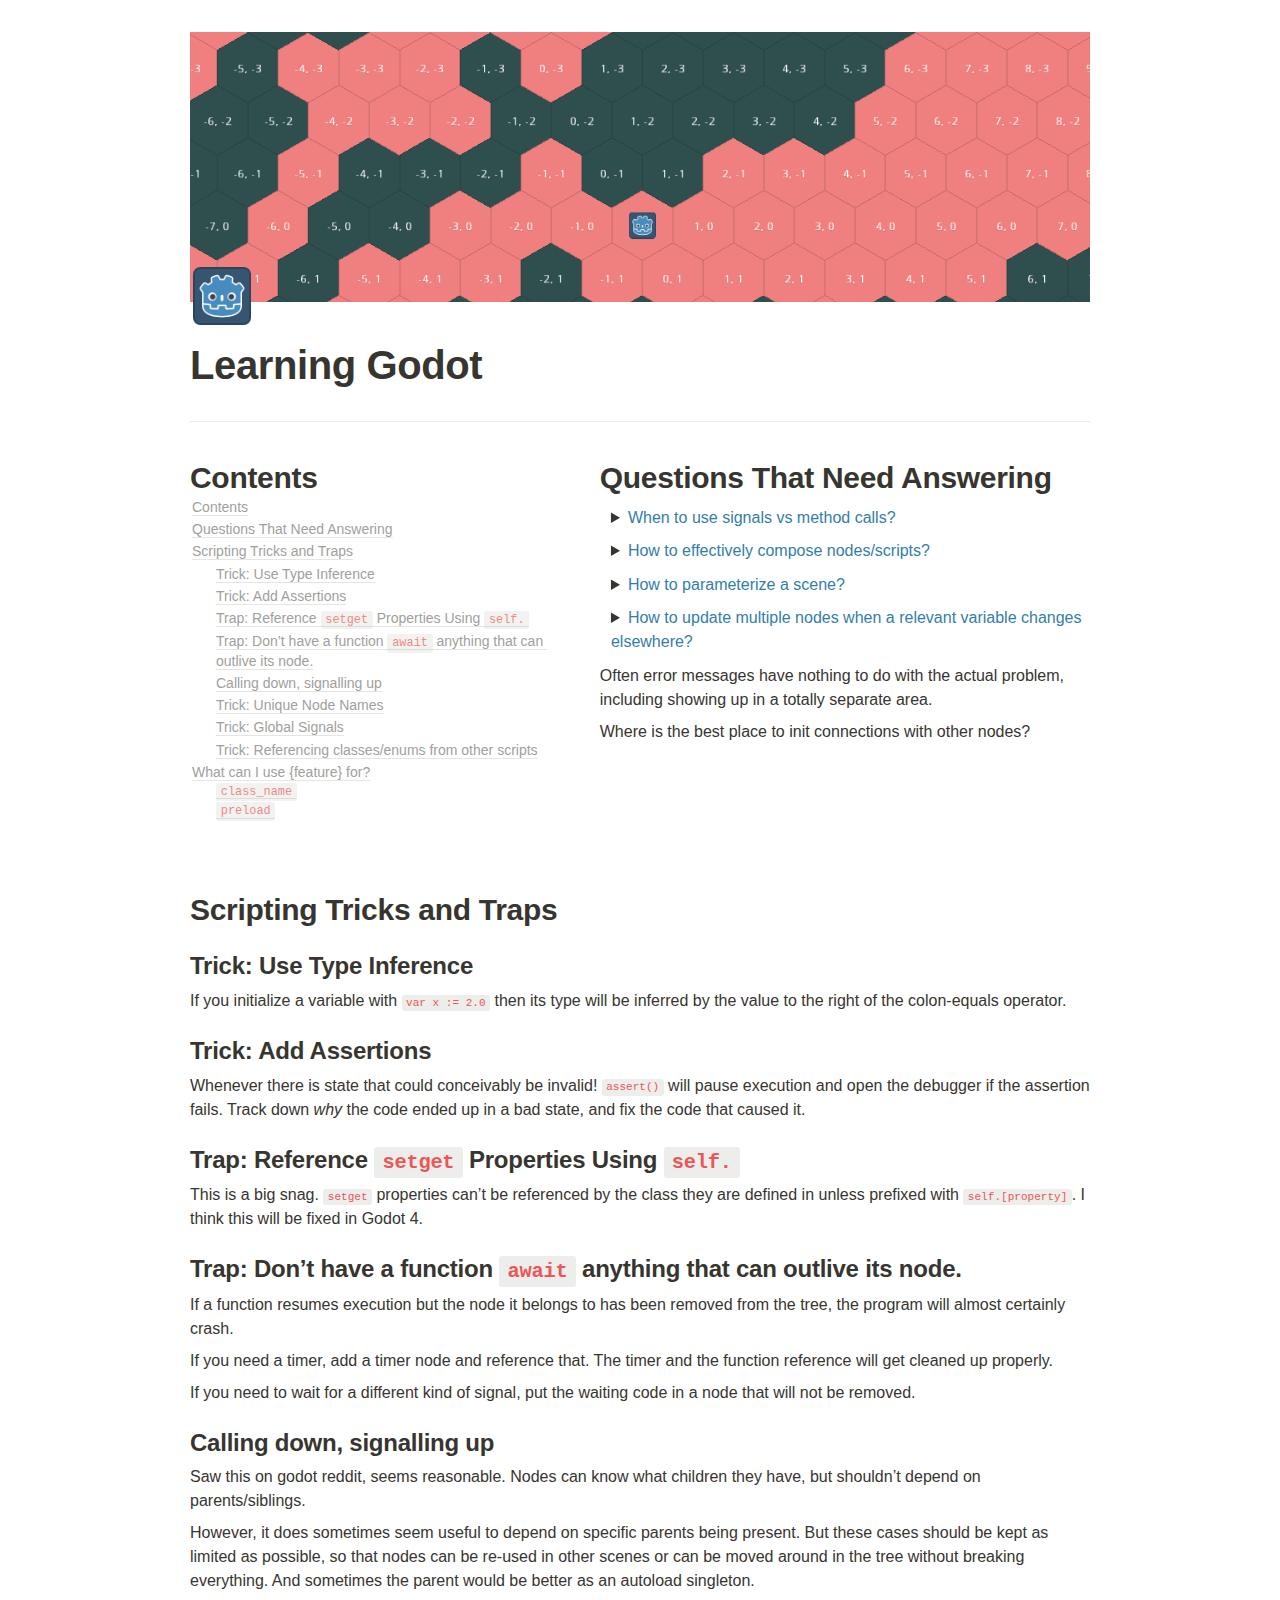
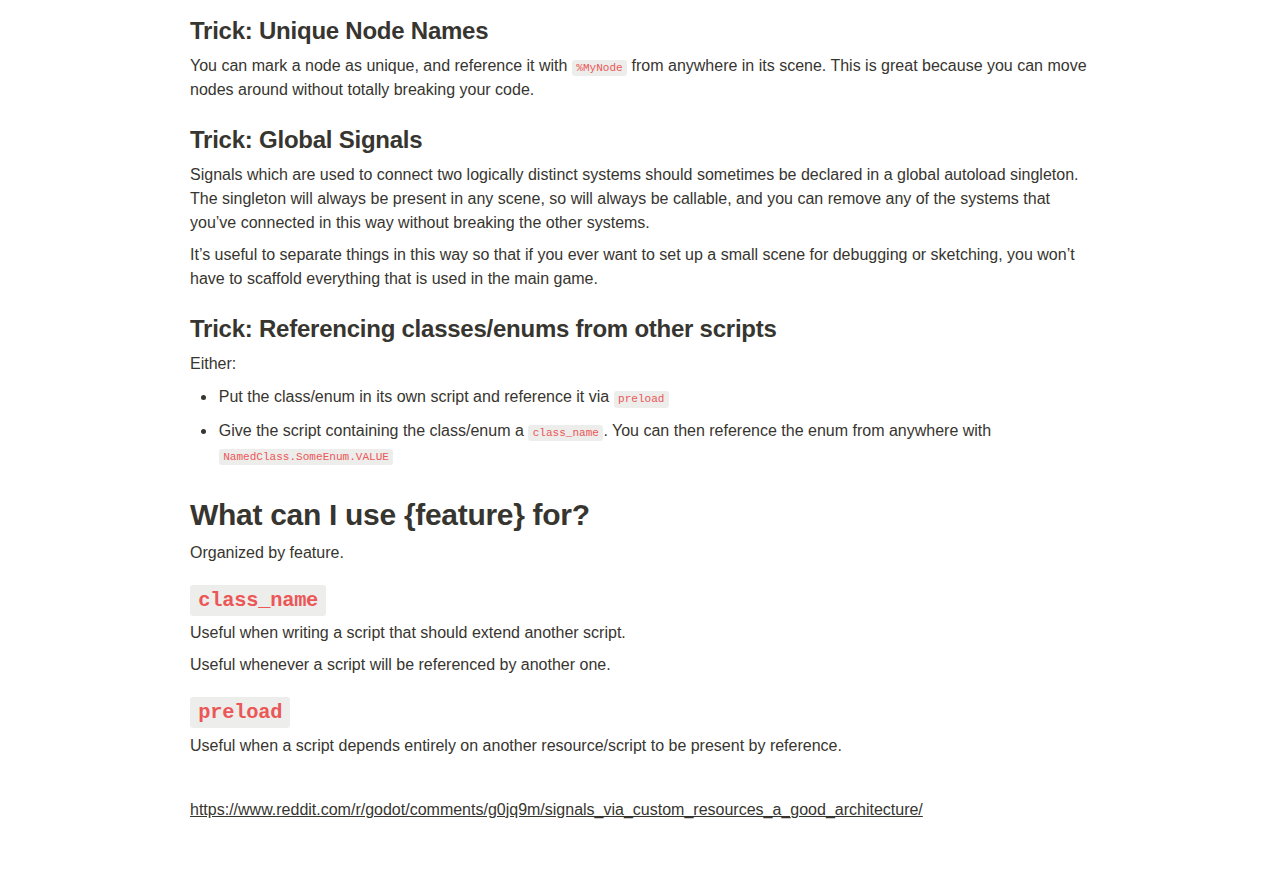
<file: learning-godot/index.html>
<html><head><meta http-equiv="Content-Type" content="text/html; charset=utf-8"/><title>Learning Godot</title><style>
/* cspell:disable-file */
/* webkit printing magic: print all background colors */
html {
	-webkit-print-color-adjust: exact;
}
* {
	box-sizing: border-box;
	-webkit-print-color-adjust: exact;
}

html,
body {
	margin: 0;
	padding: 0;
}
@media only screen {
	body {
		margin: 2em auto;
		max-width: 900px;
		color: rgb(55, 53, 47);
	}
}

body {
	line-height: 1.5;
	white-space: pre-wrap;
}

a,
a.visited {
	color: inherit;
	text-decoration: underline;
}

.pdf-relative-link-path {
	font-size: 80%;
	color: #444;
}

h1,
h2,
h3 {
	letter-spacing: -0.01em;
	line-height: 1.2;
	font-weight: 600;
	margin-bottom: 0;
}

.page-title {
	font-size: 2.5rem;
	font-weight: 700;
	margin-top: 0;
	margin-bottom: 0.75em;
}

h1 {
	font-size: 1.875rem;
	margin-top: 1.875rem;
}

h2 {
	font-size: 1.5rem;
	margin-top: 1.5rem;
}

h3 {
	font-size: 1.25rem;
	margin-top: 1.25rem;
}

.source {
	border: 1px solid #ddd;
	border-radius: 3px;
	padding: 1.5em;
	word-break: break-all;
}

.callout {
	border-radius: 3px;
	padding: 1rem;
}

figure {
	margin: 1.25em 0;
	page-break-inside: avoid;
}

figcaption {
	opacity: 0.5;
	font-size: 85%;
	margin-top: 0.5em;
}

mark {
	background-color: transparent;
}

.indented {
	padding-left: 1.5em;
}

hr {
	background: transparent;
	display: block;
	width: 100%;
	height: 1px;
	visibility: visible;
	border: none;
	border-bottom: 1px solid rgba(55, 53, 47, 0.09);
}

img {
	max-width: 100%;
}

@media only print {
	img {
		max-height: 100vh;
		object-fit: contain;
	}
}

@page {
	margin: 1in;
}

.collection-content {
	font-size: 0.875rem;
}

.column-list {
	display: flex;
	justify-content: space-between;
}

.column {
	padding: 0 1em;
}

.column:first-child {
	padding-left: 0;
}

.column:last-child {
	padding-right: 0;
}

.table_of_contents-item {
	display: block;
	font-size: 0.875rem;
	line-height: 1.3;
	padding: 0.125rem;
}

.table_of_contents-indent-1 {
	margin-left: 1.5rem;
}

.table_of_contents-indent-2 {
	margin-left: 3rem;
}

.table_of_contents-indent-3 {
	margin-left: 4.5rem;
}

.table_of_contents-link {
	text-decoration: none;
	opacity: 0.7;
	border-bottom: 1px solid rgba(55, 53, 47, 0.18);
}

table,
th,
td {
	border: 1px solid rgba(55, 53, 47, 0.09);
	border-collapse: collapse;
}

table {
	border-left: none;
	border-right: none;
}

th,
td {
	font-weight: normal;
	padding: 0.25em 0.5em;
	line-height: 1.5;
	min-height: 1.5em;
	text-align: left;
}

th {
	color: rgba(55, 53, 47, 0.6);
}

ol,
ul {
	margin: 0;
	margin-block-start: 0.6em;
	margin-block-end: 0.6em;
}

li > ol:first-child,
li > ul:first-child {
	margin-block-start: 0.6em;
}

ul > li {
	list-style: disc;
}

ul.to-do-list {
	padding-inline-start: 0;
}

ul.to-do-list > li {
	list-style: none;
}

.to-do-children-checked {
	text-decoration: line-through;
	opacity: 0.375;
}

ul.toggle > li {
	list-style: none;
}

ul {
	padding-inline-start: 1.7em;
}

ul > li {
	padding-left: 0.1em;
}

ol {
	padding-inline-start: 1.6em;
}

ol > li {
	padding-left: 0.2em;
}

.mono ol {
	padding-inline-start: 2em;
}

.mono ol > li {
	text-indent: -0.4em;
}

.toggle {
	padding-inline-start: 0em;
	list-style-type: none;
}

/* Indent toggle children */
.toggle > li > details {
	padding-left: 1.7em;
}

.toggle > li > details > summary {
	margin-left: -1.1em;
}

.selected-value {
	display: inline-block;
	padding: 0 0.5em;
	background: rgba(206, 205, 202, 0.5);
	border-radius: 3px;
	margin-right: 0.5em;
	margin-top: 0.3em;
	margin-bottom: 0.3em;
	white-space: nowrap;
}

.collection-title {
	display: inline-block;
	margin-right: 1em;
}

.page-description {
	margin-bottom: 2em;
}

.simple-table {
	margin-top: 1em;
	font-size: 0.875rem;
	empty-cells: show;
}
.simple-table td {
	height: 29px;
	min-width: 120px;
}

.simple-table th {
	height: 29px;
	min-width: 120px;
}

.simple-table-header-color {
	background: rgb(247, 246, 243);
	color: black;
}
.simple-table-header {
	font-weight: 500;
}

time {
	opacity: 0.5;
}

.icon {
	display: inline-block;
	max-width: 1.2em;
	max-height: 1.2em;
	text-decoration: none;
	vertical-align: text-bottom;
	margin-right: 0.5em;
}

img.icon {
	border-radius: 3px;
}

.user-icon {
	width: 1.5em;
	height: 1.5em;
	border-radius: 100%;
	margin-right: 0.5rem;
}

.user-icon-inner {
	font-size: 0.8em;
}

.text-icon {
	border: 1px solid #000;
	text-align: center;
}

.page-cover-image {
	display: block;
	object-fit: cover;
	width: 100%;
	max-height: 30vh;
}

.page-header-icon {
	font-size: 3rem;
	margin-bottom: 1rem;
}

.page-header-icon-with-cover {
	margin-top: -0.72em;
	margin-left: 0.07em;
}

.page-header-icon img {
	border-radius: 3px;
}

.link-to-page {
	margin: 1em 0;
	padding: 0;
	border: none;
	font-weight: 500;
}

p > .user {
	opacity: 0.5;
}

td > .user,
td > time {
	white-space: nowrap;
}

input[type="checkbox"] {
	transform: scale(1.5);
	margin-right: 0.6em;
	vertical-align: middle;
}

p {
	margin-top: 0.5em;
	margin-bottom: 0.5em;
}

.image {
	border: none;
	margin: 1.5em 0;
	padding: 0;
	border-radius: 0;
	text-align: center;
}

.code,
code {
	background: rgba(135, 131, 120, 0.15);
	border-radius: 3px;
	padding: 0.2em 0.4em;
	border-radius: 3px;
	font-size: 85%;
	tab-size: 2;
}

code {
	color: #eb5757;
}

.code {
	padding: 1.5em 1em;
}

.code-wrap {
	white-space: pre-wrap;
	word-break: break-all;
}

.code > code {
	background: none;
	padding: 0;
	font-size: 100%;
	color: inherit;
}

blockquote {
	font-size: 1.25em;
	margin: 1em 0;
	padding-left: 1em;
	border-left: 3px solid rgb(55, 53, 47);
}

.bookmark {
	text-decoration: none;
	max-height: 8em;
	padding: 0;
	display: flex;
	width: 100%;
	align-items: stretch;
}

.bookmark-title {
	font-size: 0.85em;
	overflow: hidden;
	text-overflow: ellipsis;
	height: 1.75em;
	white-space: nowrap;
}

.bookmark-text {
	display: flex;
	flex-direction: column;
}

.bookmark-info {
	flex: 4 1 180px;
	padding: 12px 14px 14px;
	display: flex;
	flex-direction: column;
	justify-content: space-between;
}

.bookmark-image {
	width: 33%;
	flex: 1 1 180px;
	display: block;
	position: relative;
	object-fit: cover;
	border-radius: 1px;
}

.bookmark-description {
	color: rgba(55, 53, 47, 0.6);
	font-size: 0.75em;
	overflow: hidden;
	max-height: 4.5em;
	word-break: break-word;
}

.bookmark-href {
	font-size: 0.75em;
	margin-top: 0.25em;
}

.sans { font-family: ui-sans-serif, -apple-system, BlinkMacSystemFont, "Segoe UI Variable Display", "Segoe UI", Helvetica, "Apple Color Emoji", Arial, sans-serif, "Segoe UI Emoji", "Segoe UI Symbol"; }
.code { font-family: "SFMono-Regular", Menlo, Consolas, "PT Mono", "Liberation Mono", Courier, monospace; }
.serif { font-family: Lyon-Text, Georgia, ui-serif, serif; }
.mono { font-family: iawriter-mono, Nitti, Menlo, Courier, monospace; }
.pdf .sans { font-family: Inter, ui-sans-serif, -apple-system, BlinkMacSystemFont, "Segoe UI Variable Display", "Segoe UI", Helvetica, "Apple Color Emoji", Arial, sans-serif, "Segoe UI Emoji", "Segoe UI Symbol", 'Twemoji', 'Noto Color Emoji', 'Noto Sans CJK JP'; }
.pdf:lang(zh-CN) .sans { font-family: Inter, ui-sans-serif, -apple-system, BlinkMacSystemFont, "Segoe UI Variable Display", "Segoe UI", Helvetica, "Apple Color Emoji", Arial, sans-serif, "Segoe UI Emoji", "Segoe UI Symbol", 'Twemoji', 'Noto Color Emoji', 'Noto Sans CJK SC'; }
.pdf:lang(zh-TW) .sans { font-family: Inter, ui-sans-serif, -apple-system, BlinkMacSystemFont, "Segoe UI Variable Display", "Segoe UI", Helvetica, "Apple Color Emoji", Arial, sans-serif, "Segoe UI Emoji", "Segoe UI Symbol", 'Twemoji', 'Noto Color Emoji', 'Noto Sans CJK TC'; }
.pdf:lang(ko-KR) .sans { font-family: Inter, ui-sans-serif, -apple-system, BlinkMacSystemFont, "Segoe UI Variable Display", "Segoe UI", Helvetica, "Apple Color Emoji", Arial, sans-serif, "Segoe UI Emoji", "Segoe UI Symbol", 'Twemoji', 'Noto Color Emoji', 'Noto Sans CJK KR'; }
.pdf .code { font-family: Source Code Pro, "SFMono-Regular", Menlo, Consolas, "PT Mono", "Liberation Mono", Courier, monospace, 'Twemoji', 'Noto Color Emoji', 'Noto Sans Mono CJK JP'; }
.pdf:lang(zh-CN) .code { font-family: Source Code Pro, "SFMono-Regular", Menlo, Consolas, "PT Mono", "Liberation Mono", Courier, monospace, 'Twemoji', 'Noto Color Emoji', 'Noto Sans Mono CJK SC'; }
.pdf:lang(zh-TW) .code { font-family: Source Code Pro, "SFMono-Regular", Menlo, Consolas, "PT Mono", "Liberation Mono", Courier, monospace, 'Twemoji', 'Noto Color Emoji', 'Noto Sans Mono CJK TC'; }
.pdf:lang(ko-KR) .code { font-family: Source Code Pro, "SFMono-Regular", Menlo, Consolas, "PT Mono", "Liberation Mono", Courier, monospace, 'Twemoji', 'Noto Color Emoji', 'Noto Sans Mono CJK KR'; }
.pdf .serif { font-family: PT Serif, Lyon-Text, Georgia, ui-serif, serif, 'Twemoji', 'Noto Color Emoji', 'Noto Serif CJK JP'; }
.pdf:lang(zh-CN) .serif { font-family: PT Serif, Lyon-Text, Georgia, ui-serif, serif, 'Twemoji', 'Noto Color Emoji', 'Noto Serif CJK SC'; }
.pdf:lang(zh-TW) .serif { font-family: PT Serif, Lyon-Text, Georgia, ui-serif, serif, 'Twemoji', 'Noto Color Emoji', 'Noto Serif CJK TC'; }
.pdf:lang(ko-KR) .serif { font-family: PT Serif, Lyon-Text, Georgia, ui-serif, serif, 'Twemoji', 'Noto Color Emoji', 'Noto Serif CJK KR'; }
.pdf .mono { font-family: PT Mono, iawriter-mono, Nitti, Menlo, Courier, monospace, 'Twemoji', 'Noto Color Emoji', 'Noto Sans Mono CJK JP'; }
.pdf:lang(zh-CN) .mono { font-family: PT Mono, iawriter-mono, Nitti, Menlo, Courier, monospace, 'Twemoji', 'Noto Color Emoji', 'Noto Sans Mono CJK SC'; }
.pdf:lang(zh-TW) .mono { font-family: PT Mono, iawriter-mono, Nitti, Menlo, Courier, monospace, 'Twemoji', 'Noto Color Emoji', 'Noto Sans Mono CJK TC'; }
.pdf:lang(ko-KR) .mono { font-family: PT Mono, iawriter-mono, Nitti, Menlo, Courier, monospace, 'Twemoji', 'Noto Color Emoji', 'Noto Sans Mono CJK KR'; }
.highlight-default {
	color: rgba(55, 53, 47, 1);
}
.highlight-gray {
	color: rgba(120, 119, 116, 1);
	fill: rgba(120, 119, 116, 1);
}
.highlight-brown {
	color: rgba(159, 107, 83, 1);
	fill: rgba(159, 107, 83, 1);
}
.highlight-orange {
	color: rgba(217, 115, 13, 1);
	fill: rgba(217, 115, 13, 1);
}
.highlight-yellow {
	color: rgba(203, 145, 47, 1);
	fill: rgba(203, 145, 47, 1);
}
.highlight-teal {
	color: rgba(68, 131, 97, 1);
	fill: rgba(68, 131, 97, 1);
}
.highlight-blue {
	color: rgba(51, 126, 169, 1);
	fill: rgba(51, 126, 169, 1);
}
.highlight-purple {
	color: rgba(144, 101, 176, 1);
	fill: rgba(144, 101, 176, 1);
}
.highlight-pink {
	color: rgba(193, 76, 138, 1);
	fill: rgba(193, 76, 138, 1);
}
.highlight-red {
	color: rgba(212, 76, 71, 1);
	fill: rgba(212, 76, 71, 1);
}
.highlight-default_background {
	color: rgba(55, 53, 47, 1);
}
.highlight-gray_background {
	background: rgba(241, 241, 239, 1);
}
.highlight-brown_background {
	background: rgba(244, 238, 238, 1);
}
.highlight-orange_background {
	background: rgba(251, 236, 221, 1);
}
.highlight-yellow_background {
	background: rgba(251, 243, 219, 1);
}
.highlight-teal_background {
	background: rgba(237, 243, 236, 1);
}
.highlight-blue_background {
	background: rgba(231, 243, 248, 1);
}
.highlight-purple_background {
	background: rgba(244, 240, 247, 0.8);
}
.highlight-pink_background {
	background: rgba(249, 238, 243, 0.8);
}
.highlight-red_background {
	background: rgba(253, 235, 236, 1);
}
.block-color-default {
	color: inherit;
	fill: inherit;
}
.block-color-gray {
	color: rgba(120, 119, 116, 1);
	fill: rgba(120, 119, 116, 1);
}
.block-color-brown {
	color: rgba(159, 107, 83, 1);
	fill: rgba(159, 107, 83, 1);
}
.block-color-orange {
	color: rgba(217, 115, 13, 1);
	fill: rgba(217, 115, 13, 1);
}
.block-color-yellow {
	color: rgba(203, 145, 47, 1);
	fill: rgba(203, 145, 47, 1);
}
.block-color-teal {
	color: rgba(68, 131, 97, 1);
	fill: rgba(68, 131, 97, 1);
}
.block-color-blue {
	color: rgba(51, 126, 169, 1);
	fill: rgba(51, 126, 169, 1);
}
.block-color-purple {
	color: rgba(144, 101, 176, 1);
	fill: rgba(144, 101, 176, 1);
}
.block-color-pink {
	color: rgba(193, 76, 138, 1);
	fill: rgba(193, 76, 138, 1);
}
.block-color-red {
	color: rgba(212, 76, 71, 1);
	fill: rgba(212, 76, 71, 1);
}
.block-color-default_background {
	color: inherit;
	fill: inherit;
}
.block-color-gray_background {
	background: rgba(241, 241, 239, 1);
}
.block-color-brown_background {
	background: rgba(244, 238, 238, 1);
}
.block-color-orange_background {
	background: rgba(251, 236, 221, 1);
}
.block-color-yellow_background {
	background: rgba(251, 243, 219, 1);
}
.block-color-teal_background {
	background: rgba(237, 243, 236, 1);
}
.block-color-blue_background {
	background: rgba(231, 243, 248, 1);
}
.block-color-purple_background {
	background: rgba(244, 240, 247, 0.8);
}
.block-color-pink_background {
	background: rgba(249, 238, 243, 0.8);
}
.block-color-red_background {
	background: rgba(253, 235, 236, 1);
}
.select-value-color-uiBlue { background-color: rgba(35, 131, 226, .07); }
.select-value-color-pink { background-color: rgba(245, 224, 233, 1); }
.select-value-color-purple { background-color: rgba(232, 222, 238, 1); }
.select-value-color-green { background-color: rgba(219, 237, 219, 1); }
.select-value-color-gray { background-color: rgba(227, 226, 224, 1); }
.select-value-color-transparentGray { background-color: rgba(227, 226, 224, 0); }
.select-value-color-translucentGray { background-color: rgba(0, 0, 0, 0.06); }
.select-value-color-orange { background-color: rgba(250, 222, 201, 1); }
.select-value-color-brown { background-color: rgba(238, 224, 218, 1); }
.select-value-color-red { background-color: rgba(255, 226, 221, 1); }
.select-value-color-yellow { background-color: rgba(253, 236, 200, 1); }
.select-value-color-blue { background-color: rgba(211, 229, 239, 1); }
.select-value-color-pageGlass { background-color: undefined; }
.select-value-color-washGlass { background-color: undefined; }

.checkbox {
	display: inline-flex;
	vertical-align: text-bottom;
	width: 16;
	height: 16;
	background-size: 16px;
	margin-left: 2px;
	margin-right: 5px;
}

.checkbox-on {
	background-image: url("data:image/svg+xml;charset=UTF-8,%3Csvg%20width%3D%2216%22%20height%3D%2216%22%20viewBox%3D%220%200%2016%2016%22%20fill%3D%22none%22%20xmlns%3D%22http%3A%2F%2Fwww.w3.org%2F2000%2Fsvg%22%3E%0A%3Crect%20width%3D%2216%22%20height%3D%2216%22%20fill%3D%22%2358A9D7%22%2F%3E%0A%3Cpath%20d%3D%22M6.71429%2012.2852L14%204.9995L12.7143%203.71436L6.71429%209.71378L3.28571%206.2831L2%207.57092L6.71429%2012.2852Z%22%20fill%3D%22white%22%2F%3E%0A%3C%2Fsvg%3E");
}

.checkbox-off {
	background-image: url("data:image/svg+xml;charset=UTF-8,%3Csvg%20width%3D%2216%22%20height%3D%2216%22%20viewBox%3D%220%200%2016%2016%22%20fill%3D%22none%22%20xmlns%3D%22http%3A%2F%2Fwww.w3.org%2F2000%2Fsvg%22%3E%0A%3Crect%20x%3D%220.75%22%20y%3D%220.75%22%20width%3D%2214.5%22%20height%3D%2214.5%22%20fill%3D%22white%22%20stroke%3D%22%2336352F%22%20stroke-width%3D%221.5%22%2F%3E%0A%3C%2Fsvg%3E");
}
	
</style></head><body><article id="3e3c6251-b958-4f27-8568-88d5c2626ca1" class="page sans"><header><img class="page-cover-image" src="capture_2022_12_13.png" style="object-position:center 17.659999999999997%"/><div class="page-header-icon page-header-icon-with-cover"><img class="icon" src="icon.png"/></div><h1 class="page-title">Learning Godot</h1><p class="page-description"></p></header><div class="page-body"><hr id="4fe8d393-2ac6-4e8c-b70d-87eb5f086858"/><div id="52465799-ac6b-4f26-8156-395258a8f8a6" class="column-list"><div id="bb12735e-8b2c-4181-af48-626f4d943d29" style="width:43.75%" class="column"><h1 id="e1d4689c-ba7f-47c8-8b3d-4cba84324bcb" class="">Contents</h1><nav id="f3cea121-c59a-49c6-849a-56453e97639e" class="block-color-gray table_of_contents"><div class="table_of_contents-item table_of_contents-indent-0"><a class="table_of_contents-link" href="#e1d4689c-ba7f-47c8-8b3d-4cba84324bcb">Contents</a></div><div class="table_of_contents-item table_of_contents-indent-0"><a class="table_of_contents-link" href="#437d9ae6-dc8a-43c2-892d-468c0534e1c9">Questions That Need Answering</a></div><div class="table_of_contents-item table_of_contents-indent-0"><a class="table_of_contents-link" href="#21925c8a-b0d5-4aaa-bfe4-c864a006f77b">Scripting Tricks and Traps</a></div><div class="table_of_contents-item table_of_contents-indent-1"><a class="table_of_contents-link" href="#171894ff-a04f-460c-9369-6feae0c6d04f">Trick: Use Type Inference</a></div><div class="table_of_contents-item table_of_contents-indent-1"><a class="table_of_contents-link" href="#a8ab00bf-359c-4b25-a038-7076dd2b4e45">Trick: Add Assertions</a></div><div class="table_of_contents-item table_of_contents-indent-1"><a class="table_of_contents-link" href="#a1406c10-e688-4130-ba36-997c78d9d5c1">Trap: Reference <code>setget</code> Properties Using <code>self.</code></a></div><div class="table_of_contents-item table_of_contents-indent-1"><a class="table_of_contents-link" href="#353809fa-546a-4402-a46f-eae8ca1d5e86">Trap: Don’t have a function <code>await</code> anything that can outlive its node.</a></div><div class="table_of_contents-item table_of_contents-indent-1"><a class="table_of_contents-link" href="#49a7a3c4-6f20-4587-a73c-d82bbe37c2d7">Calling down, signalling up</a></div><div class="table_of_contents-item table_of_contents-indent-1"><a class="table_of_contents-link" href="#1718ec49-0714-80f3-a74b-dd2024be2790">Trick: Unique Node Names</a></div><div class="table_of_contents-item table_of_contents-indent-1"><a class="table_of_contents-link" href="#ec027052-a541-48ec-96d8-0f4920b66bf3">Trick: Global Signals</a></div><div class="table_of_contents-item table_of_contents-indent-1"><a class="table_of_contents-link" href="#c77afb64-c230-4767-a631-46337cfc136c">Trick: Referencing classes/enums from other scripts</a></div><div class="table_of_contents-item table_of_contents-indent-0"><a class="table_of_contents-link" href="#c9957f3f-0c01-4888-82f3-50c457ed9744">What can I use {feature} for?</a></div><div class="table_of_contents-item table_of_contents-indent-1"><a class="table_of_contents-link" href="#b67279da-167d-4028-8e1e-70bf7335f79c"><code>class_name</code></a></div><div class="table_of_contents-item table_of_contents-indent-1"><a class="table_of_contents-link" href="#8336371b-d162-4e1a-9ab0-5f56cf5d849a"><code>preload</code></a></div></nav><p id="f3f67db3-545b-4bb6-8d67-109913281ba7" class="">
</p></div><div id="17574d0f-04e0-4946-8ccc-c02e0f8ff17c" style="width:56.25%" class="column"><h1 id="437d9ae6-dc8a-43c2-892d-468c0534e1c9" class="">Questions That Need Answering</h1><ul id="3dd3f6f8-a3ac-4752-bb9a-32579dbbdab7" class="toggle"><li><details><summary><mark class="highlight-blue">When to use signals vs method calls?</mark></summary><ul id="110d9ab9-d6bd-4388-beb5-e85596b90724" class="block-color-yellow bulleted-list"><li style="list-style-type:disc">signals can multicast and don’t need to know their targets</li></ul><ul id="45327904-df70-46b1-83c4-191d78d81517" class="block-color-yellow bulleted-list"><li style="list-style-type:disc">I can follow direct calls fairly easily with go-to-definition, when navigating a codebase.</li></ul><ul id="079c9c84-0a25-4d10-a597-a8771717ce7f" class="block-color-yellow bulleted-list"><li style="list-style-type:disc">signals need to be connected and disconnected</li></ul><ul id="1718ec49-0714-8004-987a-f04142f3d04e" class="block-color-yellow bulleted-list"><li style="list-style-type:disc">Signals are good for passing control up the tree, methods are good for passing control down the tree.</li></ul></details></li></ul><ul id="4bc02b83-e76e-4b5a-8462-8b89ff51d01f" class="toggle"><li><details><summary><mark class="highlight-blue">How to effectively compose nodes/scripts?</mark></summary><ul id="3c9d216c-3c1a-481a-9c3a-462a3e6b9b34" class="block-color-yellow bulleted-list"><li style="list-style-type:disc">I have identified some “species” of node:<ul id="290ec638-3572-4d03-a0d0-02e1454577a0" class="bulleted-list"><li style="list-style-type:circle">Display</li></ul><ul id="32afb64d-4531-4c5c-9b9b-ce286e54d82a" class="bulleted-list"><li style="list-style-type:circle">Data</li></ul><ul id="bf3e1fcd-011a-46d4-8130-fee571fdde5f" class="bulleted-list"><li style="list-style-type:circle">Behavior</li></ul><ul id="5540b24b-2339-4258-8f4e-8e843ef9d128" class="bulleted-list"><li style="list-style-type:circle">Manager / Container (same thing?)</li></ul></li></ul><ul id="00593f80-c999-43dd-b4e5-e3cbaf90e485" class="block-color-yellow bulleted-list"><li style="list-style-type:disc">Inheritance is used heavily in the base nodes<ul id="b59ae405-9e96-45f8-8f1f-ba72f3e16abb" class="bulleted-list"><li style="list-style-type:circle">2d/3d</li></ul><ul id="026db85a-b3c2-4d8b-8e12-db97331b5c25" class="bulleted-list"><li style="list-style-type:circle">control node hierarchy seems to be data, then behavior, then display</li></ul></li></ul><ul id="da133505-8c35-40b4-9164-c1f124af6598" class="block-color-teal bulleted-list"><li style="list-style-type:disc">It is useful to put display nodes underneath behavior nodes.</li></ul><ul id="1718ec49-0714-8060-8078-f7a12bcd55d6" class="block-color-teal bulleted-list"><li style="list-style-type:disc">Data should go in a Resource, not a Node, whenever possible.</li></ul></details></li></ul><ul id="955465b9-d2ac-448c-aa50-bd1c227ec0e4" class="toggle"><li><details><summary><mark class="highlight-blue">How to parameterize a scene?</mark></summary><ul id="3158a581-6940-4138-abc3-6536a405a5b2" class="block-color-yellow bulleted-list"><li style="list-style-type:disc">In-editor parameterization vs in-script parameterization?</li></ul><ul id="e3d22761-653a-4911-a5ae-61b76bcc07e8" class="block-color-yellow bulleted-list"><li style="list-style-type:disc">link signals sent from nested nodes?</li></ul><ul id="a2096402-a962-4675-b691-acd1a70f400f" class="block-color-yellow bulleted-list"><li style="list-style-type:disc">set exported vars of nested nodes in editor?</li></ul><ul id="62e1f445-5d2a-4784-a6f1-ed0a9117362d" class="block-color-yellow bulleted-list"><li style="list-style-type:disc">reference nodes outside a scene?</li></ul><ul id="40e273b7-4738-4323-9857-7cef879838ad" class="block-color-yellow bulleted-list"><li style="list-style-type:disc">export a <code>NodePath</code> var, <code>@&quot;MyNode&quot;</code> that can be set in-editor</li></ul><ul id="ea7abf11-c8de-4321-ba99-7c5ef5701e03" class="block-color-teal bulleted-list"><li style="list-style-type:disc">a scene should not know/expect much about the context in which it is used. Instead it can expose methods which are called, or signals which are connected, by the outside context.</li></ul><ul id="f79372bc-96ec-47f6-a939-14a153346d41" class="block-color-yellow bulleted-list"><li style="list-style-type:disc">but it also seems like ideally parents shouldn’t know/care too much about their children scenes’ implementation details. Expose a reasonable API</li></ul><ul id="9790f123-dabf-4d37-b161-b1a9a627c3a0" class="block-color-yellow bulleted-list"><li style="list-style-type:disc">“parameterize” a scene by adding extra children to it in its instantiated context?</li></ul></details></li></ul><ul id="0489cef0-857b-401c-8e7f-4589a1459ea4" class="toggle"><li><details><summary><mark class="highlight-blue">How to update multiple nodes when a relevant variable changes elsewhere?</mark></summary><ul id="0d9072e0-f274-4bc8-8fb8-b914047b9a0a" class="block-color-yellow bulleted-list"><li style="list-style-type:disc">connect relevant signals in _ready()</li></ul><ul id="5ab3c98d-acfc-4625-85d7-7404344a7519" class="block-color-yellow bulleted-list"><li style="list-style-type:disc">use global/singleton <strong>signal bus</strong> to connect separate systems</li></ul><ul id="1718ec49-0714-804b-8b1f-cfd7623bbb44" class="block-color-teal bulleted-list"><li style="list-style-type:disc">Use a shared Resource to hold the variables. Code can listen to variable changes in resources.</li></ul></details></li></ul><p id="a32a341b-8b8f-4731-a8d3-848ba780704a" class="">Often error messages have nothing to do with the actual problem, including showing up in a totally separate area.</p><p id="3f6d6cc8-f16e-4e60-bad0-a4d01715840d" class="">Where is the best place to init connections with other nodes?</p><p id="966f0408-a3ae-4b27-a9c6-a66377df6079" class="">
</p></div></div><h1 id="21925c8a-b0d5-4aaa-bfe4-c864a006f77b" class="">Scripting Tricks and Traps</h1><h2 id="171894ff-a04f-460c-9369-6feae0c6d04f" class="">Trick: Use Type Inference</h2><p id="253a1ad1-8524-43a9-9067-726e0f01781c" class="">If you initialize a variable with <code>var x := 2.0</code> then its type will be inferred by the value to the right of the colon-equals operator.</p><h2 id="a8ab00bf-359c-4b25-a038-7076dd2b4e45" class="">Trick: Add Assertions</h2><p id="c7095e5f-523b-4d50-8c18-e9aeb8916b3f" class="">Whenever there is state that could conceivably be invalid! <code>assert()</code> will pause execution and open the debugger if the assertion fails. Track down <em>why</em> the code ended up in a bad state, and fix the code that caused it.</p><h2 id="a1406c10-e688-4130-ba36-997c78d9d5c1" class="">Trap: Reference <code>setget</code> Properties Using <code>self.</code></h2><p id="dc9abbb5-68a4-4943-8622-a583948705fb" class="">This is a big snag. <code>setget</code> properties can’t be referenced by the class they are defined in unless prefixed with <code>self.[property]</code>. I think this will be fixed in Godot 4. </p><h2 id="353809fa-546a-4402-a46f-eae8ca1d5e86" class="">Trap: Don’t have a function <code>await</code> anything that can outlive its node.</h2><p id="5ca42c61-2df9-4e45-90e0-9c68934629d5" class="">If a function resumes execution but the node it belongs to has been removed from the tree, the program will almost certainly crash.</p><p id="7f2ab653-cfa4-41f2-8b60-f7faa69c4672" class="">If you need a timer, add a timer node and reference that. The timer and the function reference will get cleaned up properly.</p><p id="2c7ea495-1ccb-4d56-a3a7-13386dde94fa" class="">If you need to wait for a different kind of signal, put the waiting code in a node that will not be removed.</p><h2 id="49a7a3c4-6f20-4587-a73c-d82bbe37c2d7" class="">Calling down, signalling up</h2><p id="99aa3dcf-6175-4bed-8b09-ac15df233813" class="">Saw this on godot reddit, seems reasonable. Nodes can know what children they have, but shouldn’t depend on parents/siblings.</p><p id="078e7d33-3095-40da-9958-e3c34f5cc146" class="">However, it does sometimes seem useful to depend on specific parents being present. But these cases should be kept as limited as possible, so that nodes can be re-used in other scenes or can be moved around in the tree without breaking everything. And sometimes the parent would be better as an autoload singleton.</p><h2 id="1718ec49-0714-80f3-a74b-dd2024be2790" class="">Trick: Unique Node Names</h2><p id="1718ec49-0714-80ee-a79b-d17f3e613c4c" class="">You can mark a node as unique, and reference it with <code>%MyNode</code> from anywhere in its scene. This is great because you can move nodes around without totally breaking your code.</p><h2 id="ec027052-a541-48ec-96d8-0f4920b66bf3" class="">Trick: Global Signals</h2><p id="6d643857-bd49-4654-b98f-f69ea0b507d6" class="">Signals which are used to connect two logically distinct systems should sometimes be declared in a global autoload singleton. The singleton will always be present in any scene, so will always be callable, and you can remove any of the systems that you’ve connected in this way without breaking the other systems.</p><p id="cc0bcec1-766f-475d-bd2f-12ed9bd0fd15" class="">It’s useful to separate things in this way so that if you ever want to set up a small scene for debugging or sketching, you won’t have to scaffold everything that is used in the main game.</p><h2 id="c77afb64-c230-4767-a631-46337cfc136c" class="">Trick: Referencing classes/enums from other scripts</h2><p id="1a5902bb-6dc3-4547-8453-f3ad97c32163" class="">Either:</p><ul id="82f36650-b056-45c5-adac-49466e1437f8" class="bulleted-list"><li style="list-style-type:disc">Put the class/enum in its own script and reference it via <code>preload</code></li></ul><ul id="18ad2366-6212-42ce-b96a-031961adb9b0" class="bulleted-list"><li style="list-style-type:disc">Give the script containing the class/enum a <code>class_name</code>. You can then reference the enum from anywhere with <code>NamedClass.SomeEnum.VALUE</code></li></ul><h1 id="c9957f3f-0c01-4888-82f3-50c457ed9744" class="">What can I use {feature} for?</h1><p id="031e3969-14a6-4856-857e-7a86702d1f3f" class="">Organized by feature.</p><h2 id="b67279da-167d-4028-8e1e-70bf7335f79c" class=""><code>class_name</code></h2><p id="6b38cceb-8049-4e59-8063-a3b29529b19f" class="">Useful when writing a script that should extend another script.</p><p id="b1e47df0-3f76-4fcb-9eaa-149c2cb45474" class="">Useful whenever a script will be referenced by another one.</p><h2 id="8336371b-d162-4e1a-9ab0-5f56cf5d849a" class=""><code>preload</code></h2><p id="2fd2d1f2-55ae-43f8-9134-7be6f9aa9e12" class="">Useful when a script depends entirely on another resource/script to be present by reference.</p><p id="8c0a4ec7-c56e-4529-a410-e32116dc5f66" class="">
</p><p id="48976023-19e1-4322-90c0-545f19827306" class=""><a href="https://www.reddit.com/r/godot/comments/g0jq9m/signals_via_custom_resources_a_good_architecture/">https://www.reddit.com/r/godot/comments/g0jq9m/signals_via_custom_resources_a_good_architecture/</a></p><p id="f915cb5a-9318-438f-9bb5-66a292c3e4ae" class="">
</p></div></article><span class="sans" style="font-size:14px;padding-top:2em"></span></body></html>
</file>
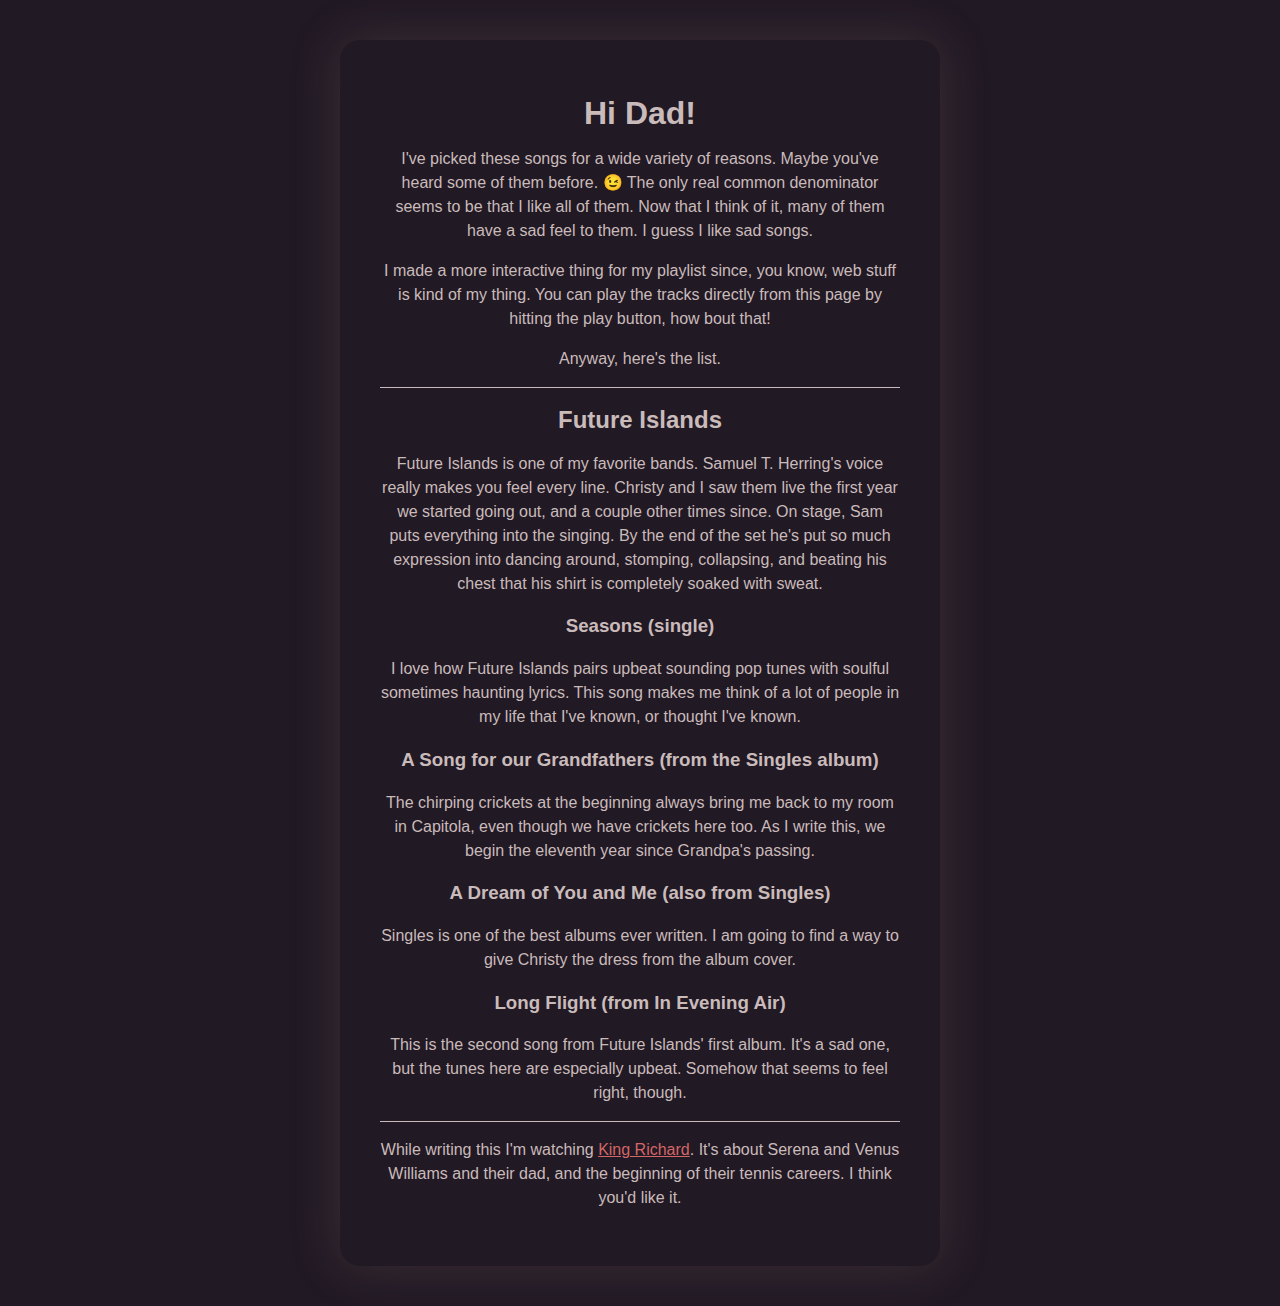
<file: songs-for-dad/index.html>
<!DOCTYPE html>
<html lang="en">

<head>
  <title>Songs for Dad</title>
  <meta name="description" content="A curated list of songs, compiled by me for my dad. <3">
  <meta name="viewport" content="width=device-width, initial-scale=1">
  <style>
    /* layout */

    *,
    *::before,
    *::after {
      box-sizing: border-box;
      padding: 0;
    }

    main {
      margin: 40px auto;
      max-width: 600px;
      padding: 40px;
    }

    /* colors */

    body {
      background: #211924;
      color: #cabbbb;
    }

    main {
      box-shadow: 0px 0px 50px 1px #9173733d;
    }

    a {
      color: #d36666;
    }

    a:hover, a:active {
      color: white;
    }

    hr {
      border: none;
      border-bottom: 1px solid #cabbbb;
    }

    /* look n feel */

    body {
      font-size: 16px;
      line-height: 1.5em;
      font-family: sans-serif;
    }

    main {
      text-align: center;
      border-radius: 20px;
    }

    a {
      transition: color 0.1s;
    }
  </style>
</head>

<body>
  <main>
    <h1>Hi Dad!</h1>
    <p>
      I've picked these songs for a wide variety of reasons.
      Maybe you've heard some of them before. 😉
      The only real common denominator seems to be that I like all of them.
      Now that I think of it, many of them have a sad feel to them. I guess I like sad songs.
    </p>
    <p>
      I made a more interactive thing for my playlist since, you know, web stuff is kind of my thing.
      You can play the tracks directly from this page by hitting the play button, how bout that!
    </p>
    <p>
      Anyway, here's the list.
    </p>
    <hr>
    <section>
      <h2>Future Islands</h2>
      <p>
        Future Islands is one of my favorite bands.
        Samuel T. Herring's voice really makes you feel every line.
        Christy and I saw them live the first year we started going out, and a couple other times since.
        On stage, Sam puts everything into the singing.
        By the end of the set he's put so much expression into
        dancing around,
        stomping,
        collapsing,
        and beating his chest
        that his shirt is completely soaked with sweat.
      </p>
      <h3>Seasons (single)</h3>
      <p>
        I love how Future Islands pairs upbeat sounding pop tunes with soulful sometimes haunting lyrics.
        This song makes me think of a lot of people in my life that I've known, or thought I've known.
      </p>
      <h3>A Song for our Grandfathers (from the Singles album)</h3>
      <p>
        The chirping crickets at the beginning always bring me back to my room in Capitola,
        even though we have crickets here too.
        As I write this, we begin the eleventh year since Grandpa's passing.
      </p>
      <h3>A Dream of You and Me (also from Singles)</h3>
      <p>
        Singles is one of the best albums ever written.
        I am going to find a way to give Christy the dress from the album cover.
      </p>
      <h3>Long Flight (from In Evening Air)</h3>
      <p>
        This is the second song from Future Islands' first album.
        It's a sad one, but the tunes here are especially upbeat.
        Somehow that seems to feel right, though.
      </p>
    </section>
    <hr>
    <p>
      While writing this I'm watching <a href="https://www.youtube.com/watch?v=BKP_0z52ZAw">King Richard</a>.
      It's about Serena and Venus Williams and their dad, and the beginning of their tennis careers. I think you'd like it.
    </p>
  </main>
</body>

</html>
</file>
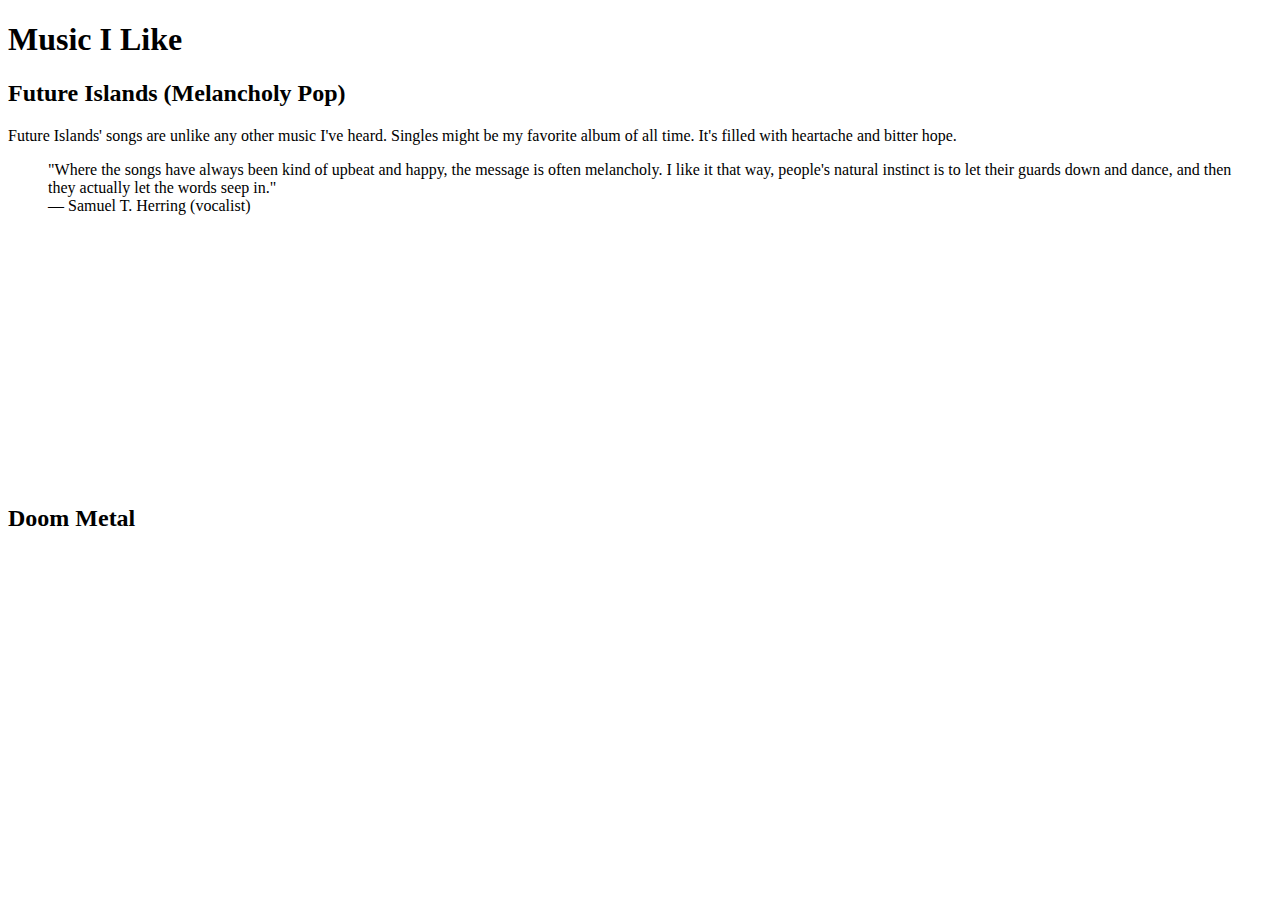
<file: music.html>
<!DOCTYPE html>
<html lang="en">
  <head>
    <title>Aaron's Music</title>
    <meta name="description" content="A page about some of the music Aaron likes.">
    <meta name="viewport" content="width=device-width, initial-scale=1">
    <style>
      iframe[seamless]{
        background-color: transparent;
        border: 0px none transparent;
        padding: 0px;
      }
    </style>
  </head>
  <body>
    <h1>Music I Like</h1>

    <h2>Future Islands (Melancholy Pop)</h2>
    <p>Future Islands' songs are unlike any other music I've heard. Singles might be my favorite album of all time. It's filled with heartache and bitter hope.</p>
    <p>
      <blockquote>
        "Where the songs have always been kind of upbeat and happy, the message is often melancholy. I like it that way, people's natural instinct is to let their guards down and dance, and then they actually let the words seep in."
        <br>
        &mdash; Samuel T. Herring (vocalist)
      </blockquote>
    </p>
    <iframe style="border: 0; width: 250px; height: 250px;" src="https://bandcamp.com/EmbeddedPlayer/album=2367157905/size=large/bgcol=ffffff/linkcol=0687f5/minimal=true/transparent=true/" seamless><a href="https://futureislands.bandcamp.com/album/singles">Singles by Future Islands</a></iframe>

    <h2>Doom Metal</h2>
    <iframe style="border: 0; width: 250px; height: 250px;" src="https://bandcamp.com/EmbeddedPlayer/album=139488673/size=large/bgcol=ffffff/linkcol=0687f5/minimal=true/transparent=true/" seamless><a href="https://pallbearer.bandcamp.com/album/sorrow-and-extinction-2">Sorrow And Extinction by Pallbearer</a></iframe>
    
  </body>
</html>
</file>
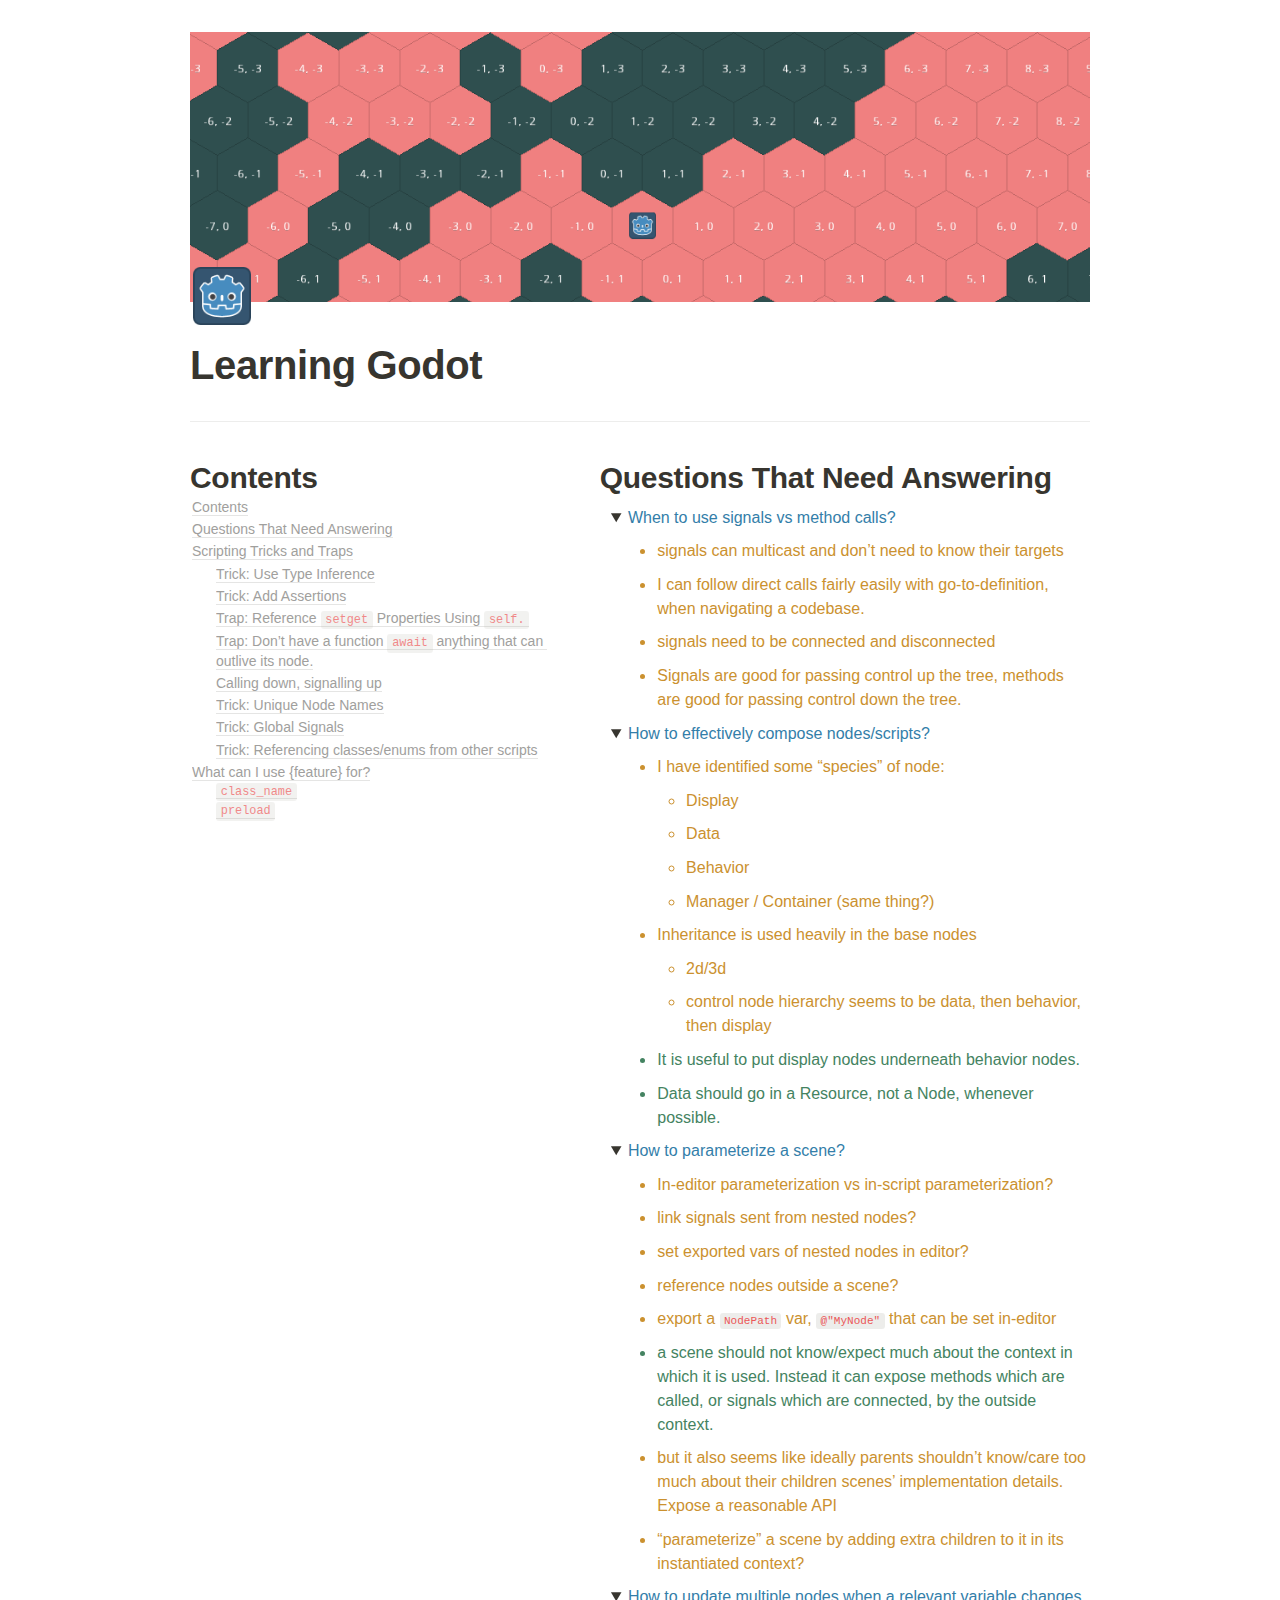
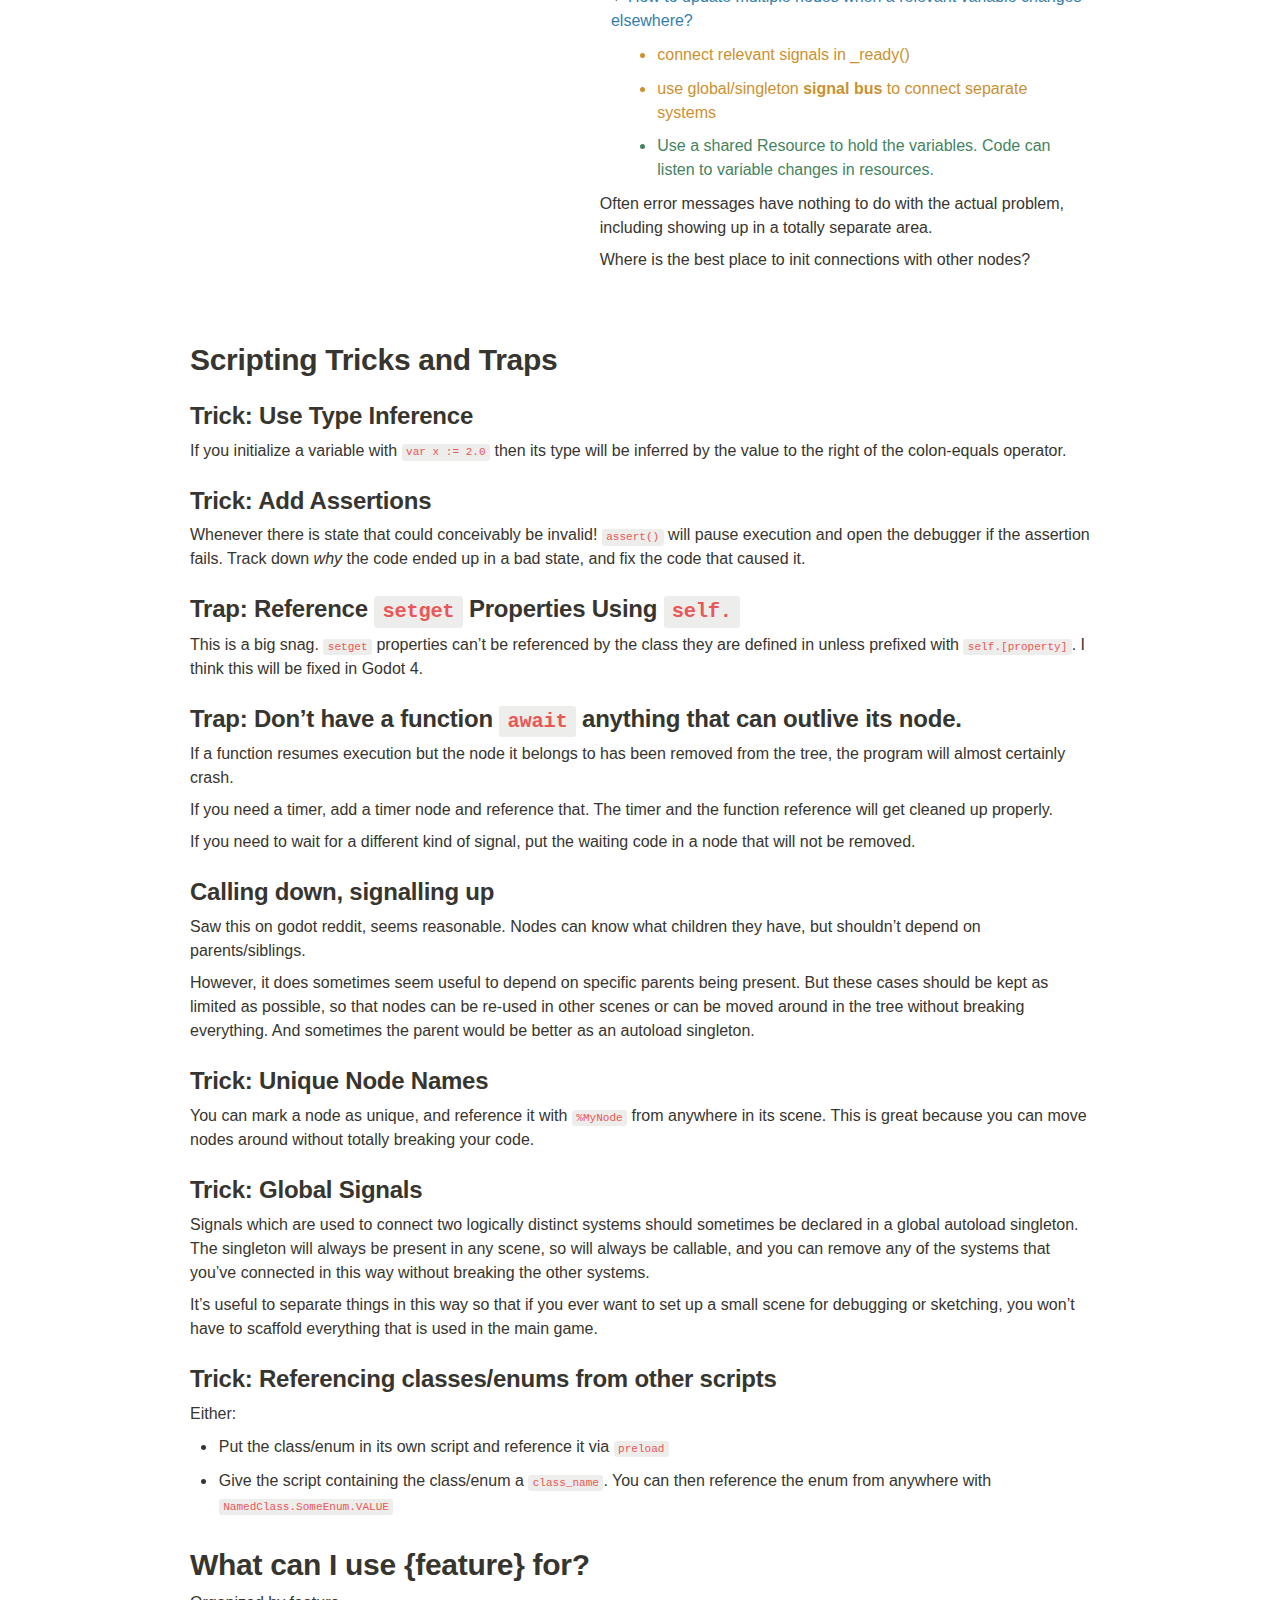
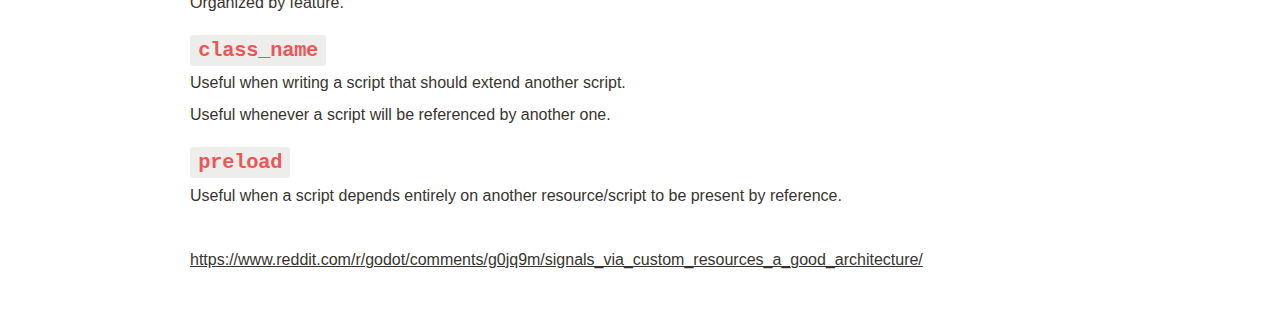
<file: learning-godot/Learning Godot 3e3c6251b9584f27856888d5c2626ca1.html>
<html><head><meta http-equiv="Content-Type" content="text/html; charset=utf-8"/><title>Learning Godot</title><style>
/* cspell:disable-file */
/* webkit printing magic: print all background colors */
html {
	-webkit-print-color-adjust: exact;
}
* {
	box-sizing: border-box;
	-webkit-print-color-adjust: exact;
}

html,
body {
	margin: 0;
	padding: 0;
}
@media only screen {
	body {
		margin: 2em auto;
		max-width: 900px;
		color: rgb(55, 53, 47);
	}
}

body {
	line-height: 1.5;
	white-space: pre-wrap;
}

a,
a.visited {
	color: inherit;
	text-decoration: underline;
}

.pdf-relative-link-path {
	font-size: 80%;
	color: #444;
}

h1,
h2,
h3 {
	letter-spacing: -0.01em;
	line-height: 1.2;
	font-weight: 600;
	margin-bottom: 0;
}

.page-title {
	font-size: 2.5rem;
	font-weight: 700;
	margin-top: 0;
	margin-bottom: 0.75em;
}

h1 {
	font-size: 1.875rem;
	margin-top: 1.875rem;
}

h2 {
	font-size: 1.5rem;
	margin-top: 1.5rem;
}

h3 {
	font-size: 1.25rem;
	margin-top: 1.25rem;
}

.source {
	border: 1px solid #ddd;
	border-radius: 3px;
	padding: 1.5em;
	word-break: break-all;
}

.callout {
	border-radius: 3px;
	padding: 1rem;
}

figure {
	margin: 1.25em 0;
	page-break-inside: avoid;
}

figcaption {
	opacity: 0.5;
	font-size: 85%;
	margin-top: 0.5em;
}

mark {
	background-color: transparent;
}

.indented {
	padding-left: 1.5em;
}

hr {
	background: transparent;
	display: block;
	width: 100%;
	height: 1px;
	visibility: visible;
	border: none;
	border-bottom: 1px solid rgba(55, 53, 47, 0.09);
}

img {
	max-width: 100%;
}

@media only print {
	img {
		max-height: 100vh;
		object-fit: contain;
	}
}

@page {
	margin: 1in;
}

.collection-content {
	font-size: 0.875rem;
}

.column-list {
	display: flex;
	justify-content: space-between;
}

.column {
	padding: 0 1em;
}

.column:first-child {
	padding-left: 0;
}

.column:last-child {
	padding-right: 0;
}

.table_of_contents-item {
	display: block;
	font-size: 0.875rem;
	line-height: 1.3;
	padding: 0.125rem;
}

.table_of_contents-indent-1 {
	margin-left: 1.5rem;
}

.table_of_contents-indent-2 {
	margin-left: 3rem;
}

.table_of_contents-indent-3 {
	margin-left: 4.5rem;
}

.table_of_contents-link {
	text-decoration: none;
	opacity: 0.7;
	border-bottom: 1px solid rgba(55, 53, 47, 0.18);
}

table,
th,
td {
	border: 1px solid rgba(55, 53, 47, 0.09);
	border-collapse: collapse;
}

table {
	border-left: none;
	border-right: none;
}

th,
td {
	font-weight: normal;
	padding: 0.25em 0.5em;
	line-height: 1.5;
	min-height: 1.5em;
	text-align: left;
}

th {
	color: rgba(55, 53, 47, 0.6);
}

ol,
ul {
	margin: 0;
	margin-block-start: 0.6em;
	margin-block-end: 0.6em;
}

li > ol:first-child,
li > ul:first-child {
	margin-block-start: 0.6em;
}

ul > li {
	list-style: disc;
}

ul.to-do-list {
	padding-inline-start: 0;
}

ul.to-do-list > li {
	list-style: none;
}

.to-do-children-checked {
	text-decoration: line-through;
	opacity: 0.375;
}

ul.toggle > li {
	list-style: none;
}

ul {
	padding-inline-start: 1.7em;
}

ul > li {
	padding-left: 0.1em;
}

ol {
	padding-inline-start: 1.6em;
}

ol > li {
	padding-left: 0.2em;
}

.mono ol {
	padding-inline-start: 2em;
}

.mono ol > li {
	text-indent: -0.4em;
}

.toggle {
	padding-inline-start: 0em;
	list-style-type: none;
}

/* Indent toggle children */
.toggle > li > details {
	padding-left: 1.7em;
}

.toggle > li > details > summary {
	margin-left: -1.1em;
}

.selected-value {
	display: inline-block;
	padding: 0 0.5em;
	background: rgba(206, 205, 202, 0.5);
	border-radius: 3px;
	margin-right: 0.5em;
	margin-top: 0.3em;
	margin-bottom: 0.3em;
	white-space: nowrap;
}

.collection-title {
	display: inline-block;
	margin-right: 1em;
}

.page-description {
	margin-bottom: 2em;
}

.simple-table {
	margin-top: 1em;
	font-size: 0.875rem;
	empty-cells: show;
}
.simple-table td {
	height: 29px;
	min-width: 120px;
}

.simple-table th {
	height: 29px;
	min-width: 120px;
}

.simple-table-header-color {
	background: rgb(247, 246, 243);
	color: black;
}
.simple-table-header {
	font-weight: 500;
}

time {
	opacity: 0.5;
}

.icon {
	display: inline-block;
	max-width: 1.2em;
	max-height: 1.2em;
	text-decoration: none;
	vertical-align: text-bottom;
	margin-right: 0.5em;
}

img.icon {
	border-radius: 3px;
}

.user-icon {
	width: 1.5em;
	height: 1.5em;
	border-radius: 100%;
	margin-right: 0.5rem;
}

.user-icon-inner {
	font-size: 0.8em;
}

.text-icon {
	border: 1px solid #000;
	text-align: center;
}

.page-cover-image {
	display: block;
	object-fit: cover;
	width: 100%;
	max-height: 30vh;
}

.page-header-icon {
	font-size: 3rem;
	margin-bottom: 1rem;
}

.page-header-icon-with-cover {
	margin-top: -0.72em;
	margin-left: 0.07em;
}

.page-header-icon img {
	border-radius: 3px;
}

.link-to-page {
	margin: 1em 0;
	padding: 0;
	border: none;
	font-weight: 500;
}

p > .user {
	opacity: 0.5;
}

td > .user,
td > time {
	white-space: nowrap;
}

input[type="checkbox"] {
	transform: scale(1.5);
	margin-right: 0.6em;
	vertical-align: middle;
}

p {
	margin-top: 0.5em;
	margin-bottom: 0.5em;
}

.image {
	border: none;
	margin: 1.5em 0;
	padding: 0;
	border-radius: 0;
	text-align: center;
}

.code,
code {
	background: rgba(135, 131, 120, 0.15);
	border-radius: 3px;
	padding: 0.2em 0.4em;
	border-radius: 3px;
	font-size: 85%;
	tab-size: 2;
}

code {
	color: #eb5757;
}

.code {
	padding: 1.5em 1em;
}

.code-wrap {
	white-space: pre-wrap;
	word-break: break-all;
}

.code > code {
	background: none;
	padding: 0;
	font-size: 100%;
	color: inherit;
}

blockquote {
	font-size: 1.25em;
	margin: 1em 0;
	padding-left: 1em;
	border-left: 3px solid rgb(55, 53, 47);
}

.bookmark {
	text-decoration: none;
	max-height: 8em;
	padding: 0;
	display: flex;
	width: 100%;
	align-items: stretch;
}

.bookmark-title {
	font-size: 0.85em;
	overflow: hidden;
	text-overflow: ellipsis;
	height: 1.75em;
	white-space: nowrap;
}

.bookmark-text {
	display: flex;
	flex-direction: column;
}

.bookmark-info {
	flex: 4 1 180px;
	padding: 12px 14px 14px;
	display: flex;
	flex-direction: column;
	justify-content: space-between;
}

.bookmark-image {
	width: 33%;
	flex: 1 1 180px;
	display: block;
	position: relative;
	object-fit: cover;
	border-radius: 1px;
}

.bookmark-description {
	color: rgba(55, 53, 47, 0.6);
	font-size: 0.75em;
	overflow: hidden;
	max-height: 4.5em;
	word-break: break-word;
}

.bookmark-href {
	font-size: 0.75em;
	margin-top: 0.25em;
}

.sans { font-family: ui-sans-serif, -apple-system, BlinkMacSystemFont, "Segoe UI Variable Display", "Segoe UI", Helvetica, "Apple Color Emoji", Arial, sans-serif, "Segoe UI Emoji", "Segoe UI Symbol"; }
.code { font-family: "SFMono-Regular", Menlo, Consolas, "PT Mono", "Liberation Mono", Courier, monospace; }
.serif { font-family: Lyon-Text, Georgia, ui-serif, serif; }
.mono { font-family: iawriter-mono, Nitti, Menlo, Courier, monospace; }
.pdf .sans { font-family: Inter, ui-sans-serif, -apple-system, BlinkMacSystemFont, "Segoe UI Variable Display", "Segoe UI", Helvetica, "Apple Color Emoji", Arial, sans-serif, "Segoe UI Emoji", "Segoe UI Symbol", 'Twemoji', 'Noto Color Emoji', 'Noto Sans CJK JP'; }
.pdf:lang(zh-CN) .sans { font-family: Inter, ui-sans-serif, -apple-system, BlinkMacSystemFont, "Segoe UI Variable Display", "Segoe UI", Helvetica, "Apple Color Emoji", Arial, sans-serif, "Segoe UI Emoji", "Segoe UI Symbol", 'Twemoji', 'Noto Color Emoji', 'Noto Sans CJK SC'; }
.pdf:lang(zh-TW) .sans { font-family: Inter, ui-sans-serif, -apple-system, BlinkMacSystemFont, "Segoe UI Variable Display", "Segoe UI", Helvetica, "Apple Color Emoji", Arial, sans-serif, "Segoe UI Emoji", "Segoe UI Symbol", 'Twemoji', 'Noto Color Emoji', 'Noto Sans CJK TC'; }
.pdf:lang(ko-KR) .sans { font-family: Inter, ui-sans-serif, -apple-system, BlinkMacSystemFont, "Segoe UI Variable Display", "Segoe UI", Helvetica, "Apple Color Emoji", Arial, sans-serif, "Segoe UI Emoji", "Segoe UI Symbol", 'Twemoji', 'Noto Color Emoji', 'Noto Sans CJK KR'; }
.pdf .code { font-family: Source Code Pro, "SFMono-Regular", Menlo, Consolas, "PT Mono", "Liberation Mono", Courier, monospace, 'Twemoji', 'Noto Color Emoji', 'Noto Sans Mono CJK JP'; }
.pdf:lang(zh-CN) .code { font-family: Source Code Pro, "SFMono-Regular", Menlo, Consolas, "PT Mono", "Liberation Mono", Courier, monospace, 'Twemoji', 'Noto Color Emoji', 'Noto Sans Mono CJK SC'; }
.pdf:lang(zh-TW) .code { font-family: Source Code Pro, "SFMono-Regular", Menlo, Consolas, "PT Mono", "Liberation Mono", Courier, monospace, 'Twemoji', 'Noto Color Emoji', 'Noto Sans Mono CJK TC'; }
.pdf:lang(ko-KR) .code { font-family: Source Code Pro, "SFMono-Regular", Menlo, Consolas, "PT Mono", "Liberation Mono", Courier, monospace, 'Twemoji', 'Noto Color Emoji', 'Noto Sans Mono CJK KR'; }
.pdf .serif { font-family: PT Serif, Lyon-Text, Georgia, ui-serif, serif, 'Twemoji', 'Noto Color Emoji', 'Noto Serif CJK JP'; }
.pdf:lang(zh-CN) .serif { font-family: PT Serif, Lyon-Text, Georgia, ui-serif, serif, 'Twemoji', 'Noto Color Emoji', 'Noto Serif CJK SC'; }
.pdf:lang(zh-TW) .serif { font-family: PT Serif, Lyon-Text, Georgia, ui-serif, serif, 'Twemoji', 'Noto Color Emoji', 'Noto Serif CJK TC'; }
.pdf:lang(ko-KR) .serif { font-family: PT Serif, Lyon-Text, Georgia, ui-serif, serif, 'Twemoji', 'Noto Color Emoji', 'Noto Serif CJK KR'; }
.pdf .mono { font-family: PT Mono, iawriter-mono, Nitti, Menlo, Courier, monospace, 'Twemoji', 'Noto Color Emoji', 'Noto Sans Mono CJK JP'; }
.pdf:lang(zh-CN) .mono { font-family: PT Mono, iawriter-mono, Nitti, Menlo, Courier, monospace, 'Twemoji', 'Noto Color Emoji', 'Noto Sans Mono CJK SC'; }
.pdf:lang(zh-TW) .mono { font-family: PT Mono, iawriter-mono, Nitti, Menlo, Courier, monospace, 'Twemoji', 'Noto Color Emoji', 'Noto Sans Mono CJK TC'; }
.pdf:lang(ko-KR) .mono { font-family: PT Mono, iawriter-mono, Nitti, Menlo, Courier, monospace, 'Twemoji', 'Noto Color Emoji', 'Noto Sans Mono CJK KR'; }
.highlight-default {
	color: rgba(55, 53, 47, 1);
}
.highlight-gray {
	color: rgba(120, 119, 116, 1);
	fill: rgba(120, 119, 116, 1);
}
.highlight-brown {
	color: rgba(159, 107, 83, 1);
	fill: rgba(159, 107, 83, 1);
}
.highlight-orange {
	color: rgba(217, 115, 13, 1);
	fill: rgba(217, 115, 13, 1);
}
.highlight-yellow {
	color: rgba(203, 145, 47, 1);
	fill: rgba(203, 145, 47, 1);
}
.highlight-teal {
	color: rgba(68, 131, 97, 1);
	fill: rgba(68, 131, 97, 1);
}
.highlight-blue {
	color: rgba(51, 126, 169, 1);
	fill: rgba(51, 126, 169, 1);
}
.highlight-purple {
	color: rgba(144, 101, 176, 1);
	fill: rgba(144, 101, 176, 1);
}
.highlight-pink {
	color: rgba(193, 76, 138, 1);
	fill: rgba(193, 76, 138, 1);
}
.highlight-red {
	color: rgba(212, 76, 71, 1);
	fill: rgba(212, 76, 71, 1);
}
.highlight-default_background {
	color: rgba(55, 53, 47, 1);
}
.highlight-gray_background {
	background: rgba(241, 241, 239, 1);
}
.highlight-brown_background {
	background: rgba(244, 238, 238, 1);
}
.highlight-orange_background {
	background: rgba(251, 236, 221, 1);
}
.highlight-yellow_background {
	background: rgba(251, 243, 219, 1);
}
.highlight-teal_background {
	background: rgba(237, 243, 236, 1);
}
.highlight-blue_background {
	background: rgba(231, 243, 248, 1);
}
.highlight-purple_background {
	background: rgba(244, 240, 247, 0.8);
}
.highlight-pink_background {
	background: rgba(249, 238, 243, 0.8);
}
.highlight-red_background {
	background: rgba(253, 235, 236, 1);
}
.block-color-default {
	color: inherit;
	fill: inherit;
}
.block-color-gray {
	color: rgba(120, 119, 116, 1);
	fill: rgba(120, 119, 116, 1);
}
.block-color-brown {
	color: rgba(159, 107, 83, 1);
	fill: rgba(159, 107, 83, 1);
}
.block-color-orange {
	color: rgba(217, 115, 13, 1);
	fill: rgba(217, 115, 13, 1);
}
.block-color-yellow {
	color: rgba(203, 145, 47, 1);
	fill: rgba(203, 145, 47, 1);
}
.block-color-teal {
	color: rgba(68, 131, 97, 1);
	fill: rgba(68, 131, 97, 1);
}
.block-color-blue {
	color: rgba(51, 126, 169, 1);
	fill: rgba(51, 126, 169, 1);
}
.block-color-purple {
	color: rgba(144, 101, 176, 1);
	fill: rgba(144, 101, 176, 1);
}
.block-color-pink {
	color: rgba(193, 76, 138, 1);
	fill: rgba(193, 76, 138, 1);
}
.block-color-red {
	color: rgba(212, 76, 71, 1);
	fill: rgba(212, 76, 71, 1);
}
.block-color-default_background {
	color: inherit;
	fill: inherit;
}
.block-color-gray_background {
	background: rgba(241, 241, 239, 1);
}
.block-color-brown_background {
	background: rgba(244, 238, 238, 1);
}
.block-color-orange_background {
	background: rgba(251, 236, 221, 1);
}
.block-color-yellow_background {
	background: rgba(251, 243, 219, 1);
}
.block-color-teal_background {
	background: rgba(237, 243, 236, 1);
}
.block-color-blue_background {
	background: rgba(231, 243, 248, 1);
}
.block-color-purple_background {
	background: rgba(244, 240, 247, 0.8);
}
.block-color-pink_background {
	background: rgba(249, 238, 243, 0.8);
}
.block-color-red_background {
	background: rgba(253, 235, 236, 1);
}
.select-value-color-uiBlue { background-color: rgba(35, 131, 226, .07); }
.select-value-color-pink { background-color: rgba(245, 224, 233, 1); }
.select-value-color-purple { background-color: rgba(232, 222, 238, 1); }
.select-value-color-green { background-color: rgba(219, 237, 219, 1); }
.select-value-color-gray { background-color: rgba(227, 226, 224, 1); }
.select-value-color-transparentGray { background-color: rgba(227, 226, 224, 0); }
.select-value-color-translucentGray { background-color: rgba(0, 0, 0, 0.06); }
.select-value-color-orange { background-color: rgba(250, 222, 201, 1); }
.select-value-color-brown { background-color: rgba(238, 224, 218, 1); }
.select-value-color-red { background-color: rgba(255, 226, 221, 1); }
.select-value-color-yellow { background-color: rgba(253, 236, 200, 1); }
.select-value-color-blue { background-color: rgba(211, 229, 239, 1); }
.select-value-color-pageGlass { background-color: undefined; }
.select-value-color-washGlass { background-color: undefined; }

.checkbox {
	display: inline-flex;
	vertical-align: text-bottom;
	width: 16;
	height: 16;
	background-size: 16px;
	margin-left: 2px;
	margin-right: 5px;
}

.checkbox-on {
	background-image: url("data:image/svg+xml;charset=UTF-8,%3Csvg%20width%3D%2216%22%20height%3D%2216%22%20viewBox%3D%220%200%2016%2016%22%20fill%3D%22none%22%20xmlns%3D%22http%3A%2F%2Fwww.w3.org%2F2000%2Fsvg%22%3E%0A%3Crect%20width%3D%2216%22%20height%3D%2216%22%20fill%3D%22%2358A9D7%22%2F%3E%0A%3Cpath%20d%3D%22M6.71429%2012.2852L14%204.9995L12.7143%203.71436L6.71429%209.71378L3.28571%206.2831L2%207.57092L6.71429%2012.2852Z%22%20fill%3D%22white%22%2F%3E%0A%3C%2Fsvg%3E");
}

.checkbox-off {
	background-image: url("data:image/svg+xml;charset=UTF-8,%3Csvg%20width%3D%2216%22%20height%3D%2216%22%20viewBox%3D%220%200%2016%2016%22%20fill%3D%22none%22%20xmlns%3D%22http%3A%2F%2Fwww.w3.org%2F2000%2Fsvg%22%3E%0A%3Crect%20x%3D%220.75%22%20y%3D%220.75%22%20width%3D%2214.5%22%20height%3D%2214.5%22%20fill%3D%22white%22%20stroke%3D%22%2336352F%22%20stroke-width%3D%221.5%22%2F%3E%0A%3C%2Fsvg%3E");
}
	
</style></head><body><article id="3e3c6251-b958-4f27-8568-88d5c2626ca1" class="page sans"><header><img class="page-cover-image" src="capture_2022_12_13.png" style="object-position:center 17.659999999999997%"/><div class="page-header-icon page-header-icon-with-cover"><img class="icon" src="icon.png"/></div><h1 class="page-title">Learning Godot</h1><p class="page-description"></p></header><div class="page-body"><hr id="4fe8d393-2ac6-4e8c-b70d-87eb5f086858"/><div id="52465799-ac6b-4f26-8156-395258a8f8a6" class="column-list"><div id="bb12735e-8b2c-4181-af48-626f4d943d29" style="width:43.75%" class="column"><h1 id="e1d4689c-ba7f-47c8-8b3d-4cba84324bcb" class="">Contents</h1><nav id="f3cea121-c59a-49c6-849a-56453e97639e" class="block-color-gray table_of_contents"><div class="table_of_contents-item table_of_contents-indent-0"><a class="table_of_contents-link" href="#e1d4689c-ba7f-47c8-8b3d-4cba84324bcb">Contents</a></div><div class="table_of_contents-item table_of_contents-indent-0"><a class="table_of_contents-link" href="#437d9ae6-dc8a-43c2-892d-468c0534e1c9">Questions That Need Answering</a></div><div class="table_of_contents-item table_of_contents-indent-0"><a class="table_of_contents-link" href="#21925c8a-b0d5-4aaa-bfe4-c864a006f77b">Scripting Tricks and Traps</a></div><div class="table_of_contents-item table_of_contents-indent-1"><a class="table_of_contents-link" href="#171894ff-a04f-460c-9369-6feae0c6d04f">Trick: Use Type Inference</a></div><div class="table_of_contents-item table_of_contents-indent-1"><a class="table_of_contents-link" href="#a8ab00bf-359c-4b25-a038-7076dd2b4e45">Trick: Add Assertions</a></div><div class="table_of_contents-item table_of_contents-indent-1"><a class="table_of_contents-link" href="#a1406c10-e688-4130-ba36-997c78d9d5c1">Trap: Reference <code>setget</code> Properties Using <code>self.</code></a></div><div class="table_of_contents-item table_of_contents-indent-1"><a class="table_of_contents-link" href="#353809fa-546a-4402-a46f-eae8ca1d5e86">Trap: Don’t have a function <code>await</code> anything that can outlive its node.</a></div><div class="table_of_contents-item table_of_contents-indent-1"><a class="table_of_contents-link" href="#49a7a3c4-6f20-4587-a73c-d82bbe37c2d7">Calling down, signalling up</a></div><div class="table_of_contents-item table_of_contents-indent-1"><a class="table_of_contents-link" href="#1718ec49-0714-80f3-a74b-dd2024be2790">Trick: Unique Node Names</a></div><div class="table_of_contents-item table_of_contents-indent-1"><a class="table_of_contents-link" href="#ec027052-a541-48ec-96d8-0f4920b66bf3">Trick: Global Signals</a></div><div class="table_of_contents-item table_of_contents-indent-1"><a class="table_of_contents-link" href="#c77afb64-c230-4767-a631-46337cfc136c">Trick: Referencing classes/enums from other scripts</a></div><div class="table_of_contents-item table_of_contents-indent-0"><a class="table_of_contents-link" href="#c9957f3f-0c01-4888-82f3-50c457ed9744">What can I use {feature} for?</a></div><div class="table_of_contents-item table_of_contents-indent-1"><a class="table_of_contents-link" href="#b67279da-167d-4028-8e1e-70bf7335f79c"><code>class_name</code></a></div><div class="table_of_contents-item table_of_contents-indent-1"><a class="table_of_contents-link" href="#8336371b-d162-4e1a-9ab0-5f56cf5d849a"><code>preload</code></a></div></nav><p id="f3f67db3-545b-4bb6-8d67-109913281ba7" class="">
</p></div><div id="17574d0f-04e0-4946-8ccc-c02e0f8ff17c" style="width:56.25%" class="column"><h1 id="437d9ae6-dc8a-43c2-892d-468c0534e1c9" class="">Questions That Need Answering</h1><ul id="3dd3f6f8-a3ac-4752-bb9a-32579dbbdab7" class="toggle"><li><details open=""><summary><mark class="highlight-blue">When to use signals vs method calls?</mark></summary><ul id="110d9ab9-d6bd-4388-beb5-e85596b90724" class="block-color-yellow bulleted-list"><li style="list-style-type:disc">signals can multicast and don’t need to know their targets</li></ul><ul id="45327904-df70-46b1-83c4-191d78d81517" class="block-color-yellow bulleted-list"><li style="list-style-type:disc">I can follow direct calls fairly easily with go-to-definition, when navigating a codebase.</li></ul><ul id="079c9c84-0a25-4d10-a597-a8771717ce7f" class="block-color-yellow bulleted-list"><li style="list-style-type:disc">signals need to be connected and disconnected</li></ul><ul id="1718ec49-0714-8004-987a-f04142f3d04e" class="block-color-yellow bulleted-list"><li style="list-style-type:disc">Signals are good for passing control up the tree, methods are good for passing control down the tree.</li></ul></details></li></ul><ul id="4bc02b83-e76e-4b5a-8462-8b89ff51d01f" class="toggle"><li><details open=""><summary><mark class="highlight-blue">How to effectively compose nodes/scripts?</mark></summary><ul id="3c9d216c-3c1a-481a-9c3a-462a3e6b9b34" class="block-color-yellow bulleted-list"><li style="list-style-type:disc">I have identified some “species” of node:<ul id="290ec638-3572-4d03-a0d0-02e1454577a0" class="bulleted-list"><li style="list-style-type:circle">Display</li></ul><ul id="32afb64d-4531-4c5c-9b9b-ce286e54d82a" class="bulleted-list"><li style="list-style-type:circle">Data</li></ul><ul id="bf3e1fcd-011a-46d4-8130-fee571fdde5f" class="bulleted-list"><li style="list-style-type:circle">Behavior</li></ul><ul id="5540b24b-2339-4258-8f4e-8e843ef9d128" class="bulleted-list"><li style="list-style-type:circle">Manager / Container (same thing?)</li></ul></li></ul><ul id="00593f80-c999-43dd-b4e5-e3cbaf90e485" class="block-color-yellow bulleted-list"><li style="list-style-type:disc">Inheritance is used heavily in the base nodes<ul id="b59ae405-9e96-45f8-8f1f-ba72f3e16abb" class="bulleted-list"><li style="list-style-type:circle">2d/3d</li></ul><ul id="026db85a-b3c2-4d8b-8e12-db97331b5c25" class="bulleted-list"><li style="list-style-type:circle">control node hierarchy seems to be data, then behavior, then display</li></ul></li></ul><ul id="da133505-8c35-40b4-9164-c1f124af6598" class="block-color-teal bulleted-list"><li style="list-style-type:disc">It is useful to put display nodes underneath behavior nodes.</li></ul><ul id="1718ec49-0714-8060-8078-f7a12bcd55d6" class="block-color-teal bulleted-list"><li style="list-style-type:disc">Data should go in a Resource, not a Node, whenever possible.</li></ul></details></li></ul><ul id="955465b9-d2ac-448c-aa50-bd1c227ec0e4" class="toggle"><li><details open=""><summary><mark class="highlight-blue">How to parameterize a scene?</mark></summary><ul id="3158a581-6940-4138-abc3-6536a405a5b2" class="block-color-yellow bulleted-list"><li style="list-style-type:disc">In-editor parameterization vs in-script parameterization?</li></ul><ul id="e3d22761-653a-4911-a5ae-61b76bcc07e8" class="block-color-yellow bulleted-list"><li style="list-style-type:disc">link signals sent from nested nodes?</li></ul><ul id="a2096402-a962-4675-b691-acd1a70f400f" class="block-color-yellow bulleted-list"><li style="list-style-type:disc">set exported vars of nested nodes in editor?</li></ul><ul id="62e1f445-5d2a-4784-a6f1-ed0a9117362d" class="block-color-yellow bulleted-list"><li style="list-style-type:disc">reference nodes outside a scene?</li></ul><ul id="40e273b7-4738-4323-9857-7cef879838ad" class="block-color-yellow bulleted-list"><li style="list-style-type:disc">export a <code>NodePath</code> var, <code>@&quot;MyNode&quot;</code> that can be set in-editor</li></ul><ul id="ea7abf11-c8de-4321-ba99-7c5ef5701e03" class="block-color-teal bulleted-list"><li style="list-style-type:disc">a scene should not know/expect much about the context in which it is used. Instead it can expose methods which are called, or signals which are connected, by the outside context.</li></ul><ul id="f79372bc-96ec-47f6-a939-14a153346d41" class="block-color-yellow bulleted-list"><li style="list-style-type:disc">but it also seems like ideally parents shouldn’t know/care too much about their children scenes’ implementation details. Expose a reasonable API</li></ul><ul id="9790f123-dabf-4d37-b161-b1a9a627c3a0" class="block-color-yellow bulleted-list"><li style="list-style-type:disc">“parameterize” a scene by adding extra children to it in its instantiated context?</li></ul></details></li></ul><ul id="0489cef0-857b-401c-8e7f-4589a1459ea4" class="toggle"><li><details open=""><summary><mark class="highlight-blue">How to update multiple nodes when a relevant variable changes elsewhere?</mark></summary><ul id="0d9072e0-f274-4bc8-8fb8-b914047b9a0a" class="block-color-yellow bulleted-list"><li style="list-style-type:disc">connect relevant signals in _ready()</li></ul><ul id="5ab3c98d-acfc-4625-85d7-7404344a7519" class="block-color-yellow bulleted-list"><li style="list-style-type:disc">use global/singleton <strong>signal bus</strong> to connect separate systems</li></ul><ul id="1718ec49-0714-804b-8b1f-cfd7623bbb44" class="block-color-teal bulleted-list"><li style="list-style-type:disc">Use a shared Resource to hold the variables. Code can listen to variable changes in resources.</li></ul></details></li></ul><p id="a32a341b-8b8f-4731-a8d3-848ba780704a" class="">Often error messages have nothing to do with the actual problem, including showing up in a totally separate area.</p><p id="3f6d6cc8-f16e-4e60-bad0-a4d01715840d" class="">Where is the best place to init connections with other nodes?</p><p id="966f0408-a3ae-4b27-a9c6-a66377df6079" class="">
</p></div></div><h1 id="21925c8a-b0d5-4aaa-bfe4-c864a006f77b" class="">Scripting Tricks and Traps</h1><h2 id="171894ff-a04f-460c-9369-6feae0c6d04f" class="">Trick: Use Type Inference</h2><p id="253a1ad1-8524-43a9-9067-726e0f01781c" class="">If you initialize a variable with <code>var x := 2.0</code> then its type will be inferred by the value to the right of the colon-equals operator.</p><h2 id="a8ab00bf-359c-4b25-a038-7076dd2b4e45" class="">Trick: Add Assertions</h2><p id="c7095e5f-523b-4d50-8c18-e9aeb8916b3f" class="">Whenever there is state that could conceivably be invalid! <code>assert()</code> will pause execution and open the debugger if the assertion fails. Track down <em>why</em> the code ended up in a bad state, and fix the code that caused it.</p><h2 id="a1406c10-e688-4130-ba36-997c78d9d5c1" class="">Trap: Reference <code>setget</code> Properties Using <code>self.</code></h2><p id="dc9abbb5-68a4-4943-8622-a583948705fb" class="">This is a big snag. <code>setget</code> properties can’t be referenced by the class they are defined in unless prefixed with <code>self.[property]</code>. I think this will be fixed in Godot 4. </p><h2 id="353809fa-546a-4402-a46f-eae8ca1d5e86" class="">Trap: Don’t have a function <code>await</code> anything that can outlive its node.</h2><p id="5ca42c61-2df9-4e45-90e0-9c68934629d5" class="">If a function resumes execution but the node it belongs to has been removed from the tree, the program will almost certainly crash.</p><p id="7f2ab653-cfa4-41f2-8b60-f7faa69c4672" class="">If you need a timer, add a timer node and reference that. The timer and the function reference will get cleaned up properly.</p><p id="2c7ea495-1ccb-4d56-a3a7-13386dde94fa" class="">If you need to wait for a different kind of signal, put the waiting code in a node that will not be removed.</p><h2 id="49a7a3c4-6f20-4587-a73c-d82bbe37c2d7" class="">Calling down, signalling up</h2><p id="99aa3dcf-6175-4bed-8b09-ac15df233813" class="">Saw this on godot reddit, seems reasonable. Nodes can know what children they have, but shouldn’t depend on parents/siblings.</p><p id="078e7d33-3095-40da-9958-e3c34f5cc146" class="">However, it does sometimes seem useful to depend on specific parents being present. But these cases should be kept as limited as possible, so that nodes can be re-used in other scenes or can be moved around in the tree without breaking everything. And sometimes the parent would be better as an autoload singleton.</p><h2 id="1718ec49-0714-80f3-a74b-dd2024be2790" class="">Trick: Unique Node Names</h2><p id="1718ec49-0714-80ee-a79b-d17f3e613c4c" class="">You can mark a node as unique, and reference it with <code>%MyNode</code> from anywhere in its scene. This is great because you can move nodes around without totally breaking your code.</p><h2 id="ec027052-a541-48ec-96d8-0f4920b66bf3" class="">Trick: Global Signals</h2><p id="6d643857-bd49-4654-b98f-f69ea0b507d6" class="">Signals which are used to connect two logically distinct systems should sometimes be declared in a global autoload singleton. The singleton will always be present in any scene, so will always be callable, and you can remove any of the systems that you’ve connected in this way without breaking the other systems.</p><p id="cc0bcec1-766f-475d-bd2f-12ed9bd0fd15" class="">It’s useful to separate things in this way so that if you ever want to set up a small scene for debugging or sketching, you won’t have to scaffold everything that is used in the main game.</p><h2 id="c77afb64-c230-4767-a631-46337cfc136c" class="">Trick: Referencing classes/enums from other scripts</h2><p id="1a5902bb-6dc3-4547-8453-f3ad97c32163" class="">Either:</p><ul id="82f36650-b056-45c5-adac-49466e1437f8" class="bulleted-list"><li style="list-style-type:disc">Put the class/enum in its own script and reference it via <code>preload</code></li></ul><ul id="18ad2366-6212-42ce-b96a-031961adb9b0" class="bulleted-list"><li style="list-style-type:disc">Give the script containing the class/enum a <code>class_name</code>. You can then reference the enum from anywhere with <code>NamedClass.SomeEnum.VALUE</code></li></ul><h1 id="c9957f3f-0c01-4888-82f3-50c457ed9744" class="">What can I use {feature} for?</h1><p id="031e3969-14a6-4856-857e-7a86702d1f3f" class="">Organized by feature.</p><h2 id="b67279da-167d-4028-8e1e-70bf7335f79c" class=""><code>class_name</code></h2><p id="6b38cceb-8049-4e59-8063-a3b29529b19f" class="">Useful when writing a script that should extend another script.</p><p id="b1e47df0-3f76-4fcb-9eaa-149c2cb45474" class="">Useful whenever a script will be referenced by another one.</p><h2 id="8336371b-d162-4e1a-9ab0-5f56cf5d849a" class=""><code>preload</code></h2><p id="2fd2d1f2-55ae-43f8-9134-7be6f9aa9e12" class="">Useful when a script depends entirely on another resource/script to be present by reference.</p><p id="8c0a4ec7-c56e-4529-a410-e32116dc5f66" class="">
</p><p id="48976023-19e1-4322-90c0-545f19827306" class=""><a href="https://www.reddit.com/r/godot/comments/g0jq9m/signals_via_custom_resources_a_good_architecture/">https://www.reddit.com/r/godot/comments/g0jq9m/signals_via_custom_resources_a_good_architecture/</a></p><p id="f915cb5a-9318-438f-9bb5-66a292c3e4ae" class="">
</p></div></article><span class="sans" style="font-size:14px;padding-top:2em"></span></body></html>
</file>
